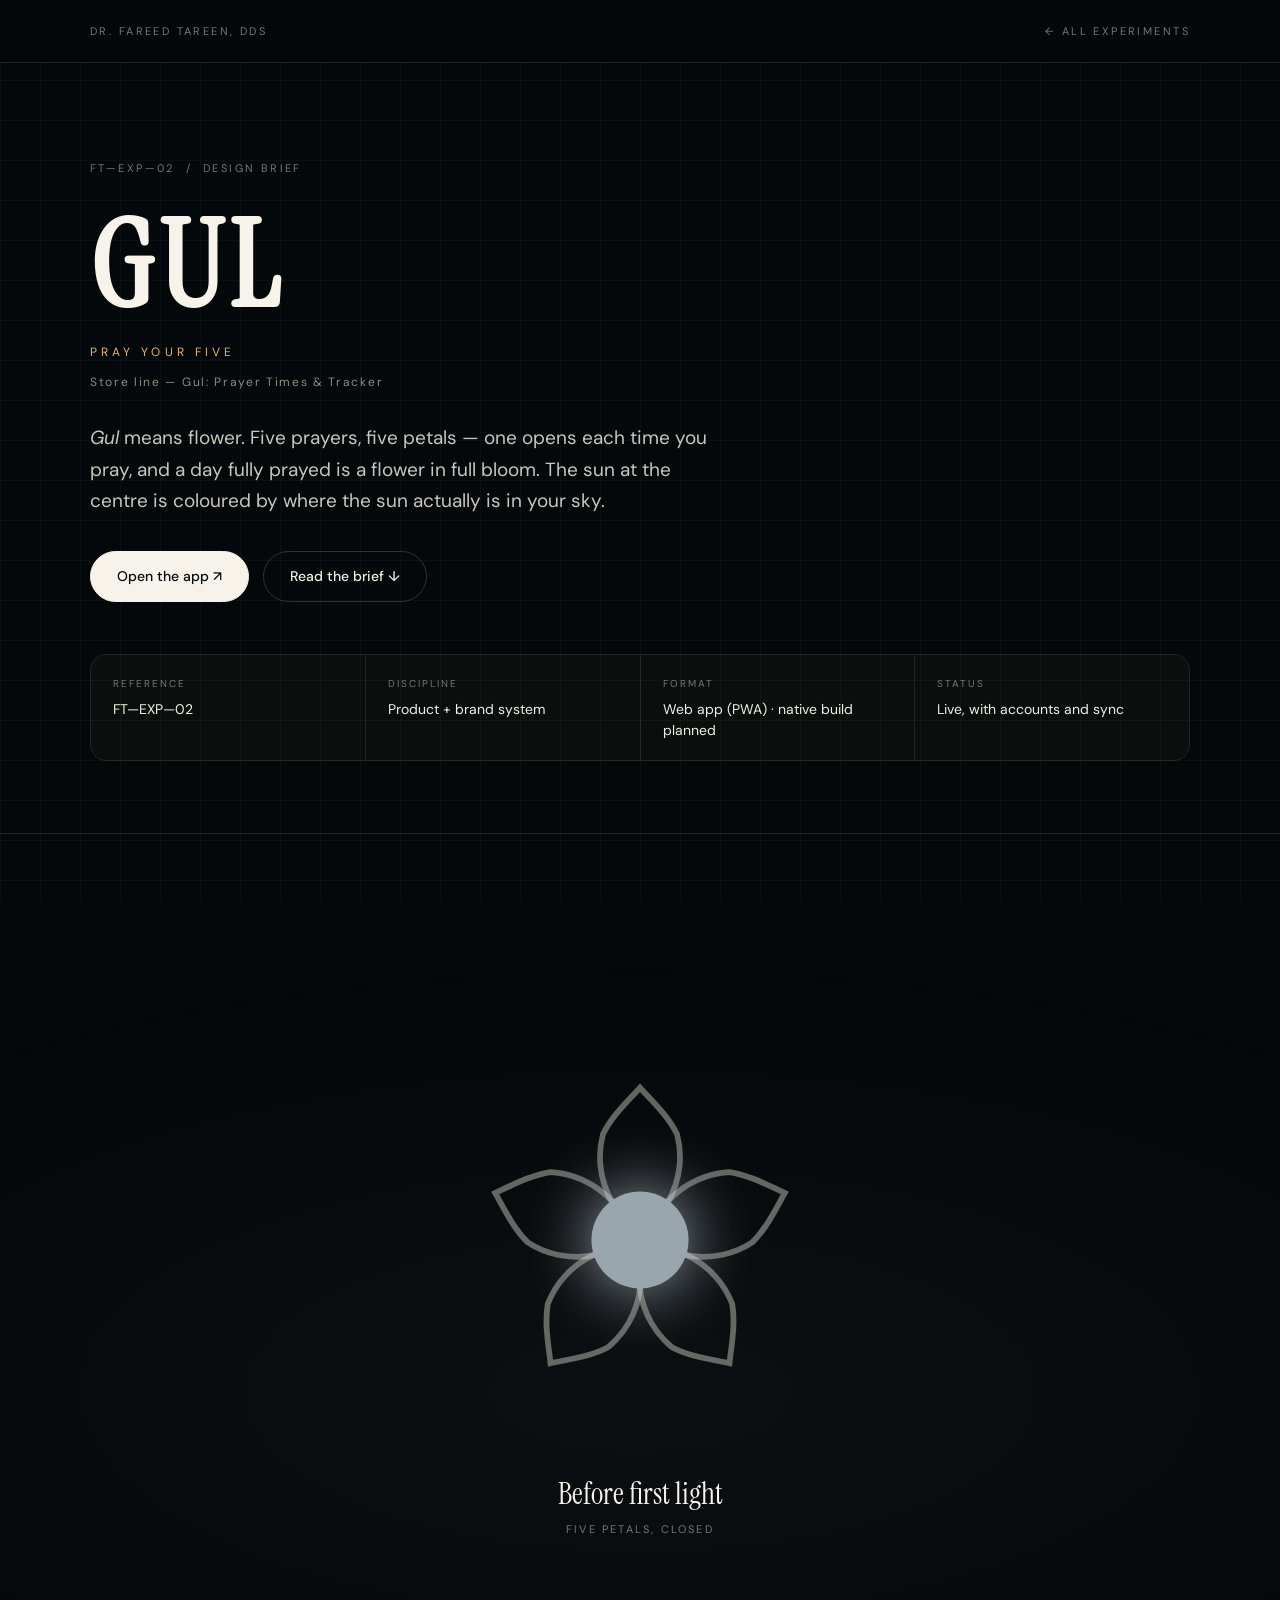
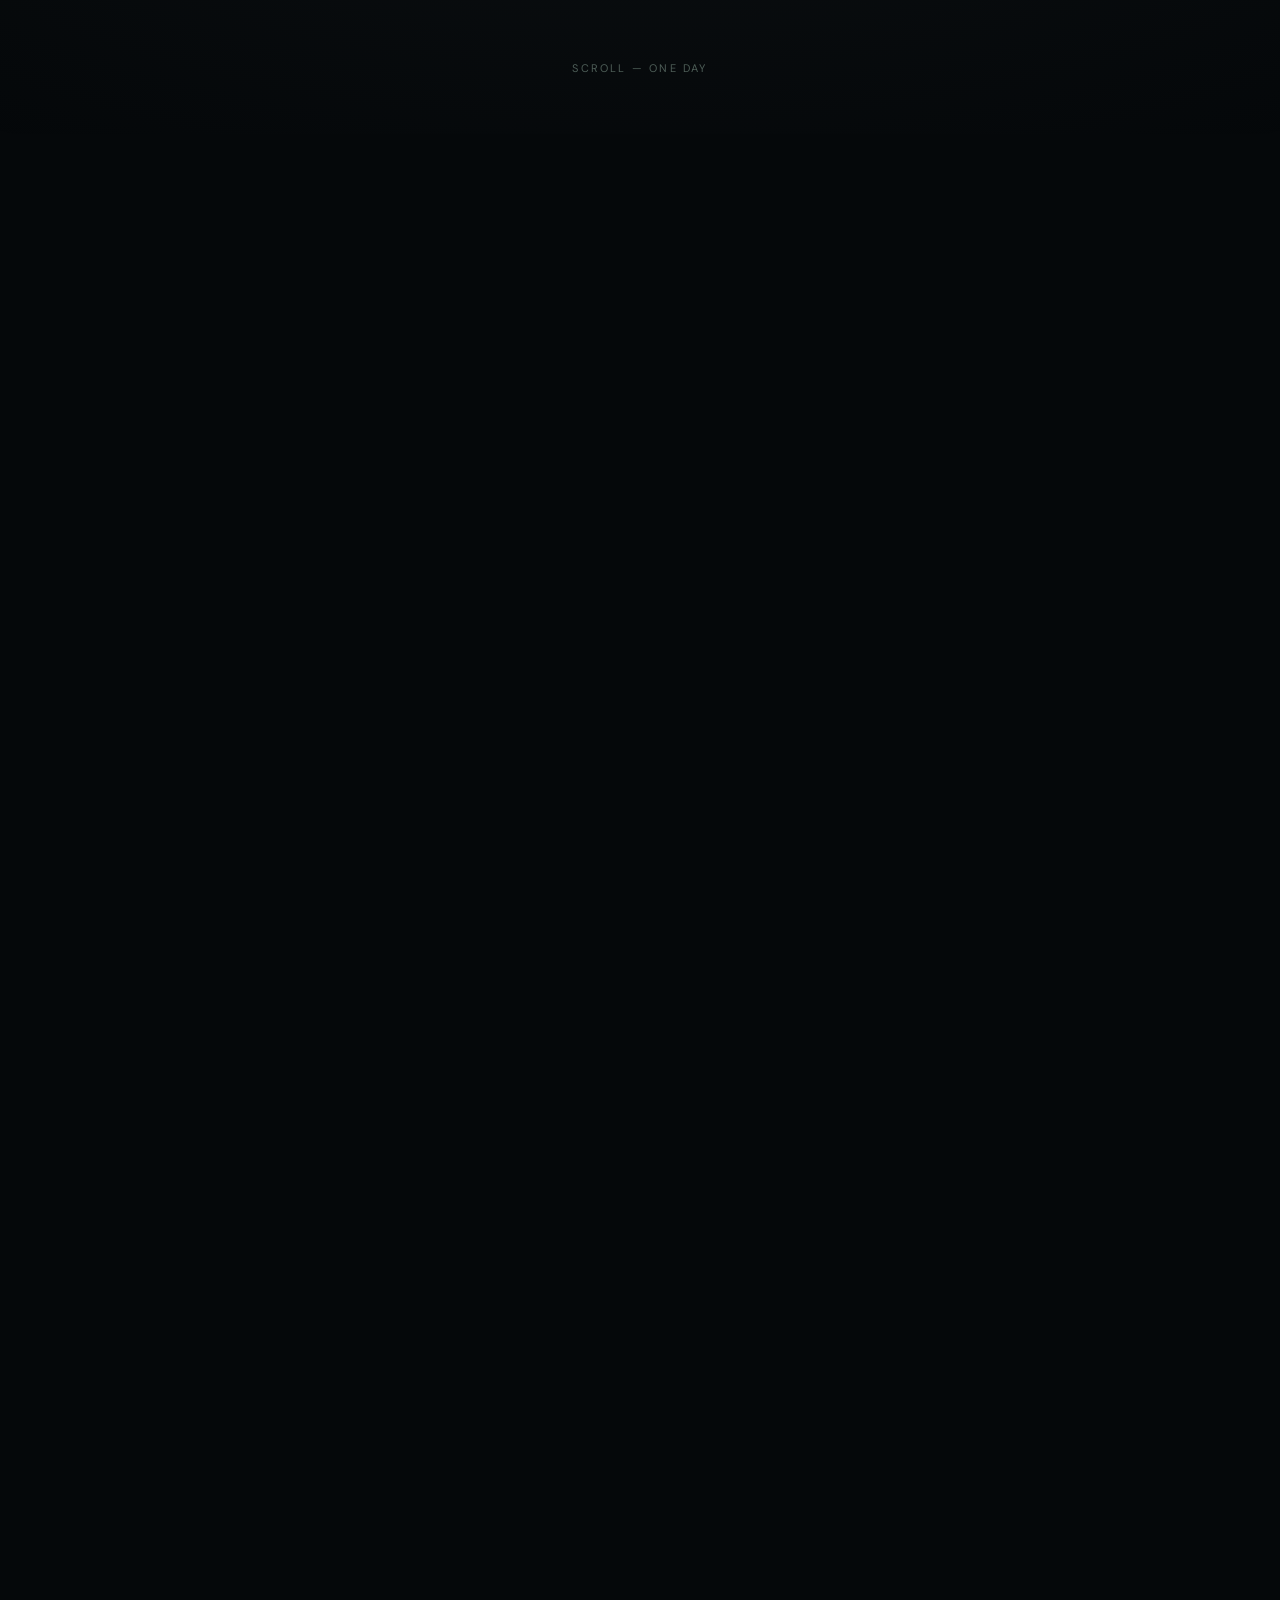
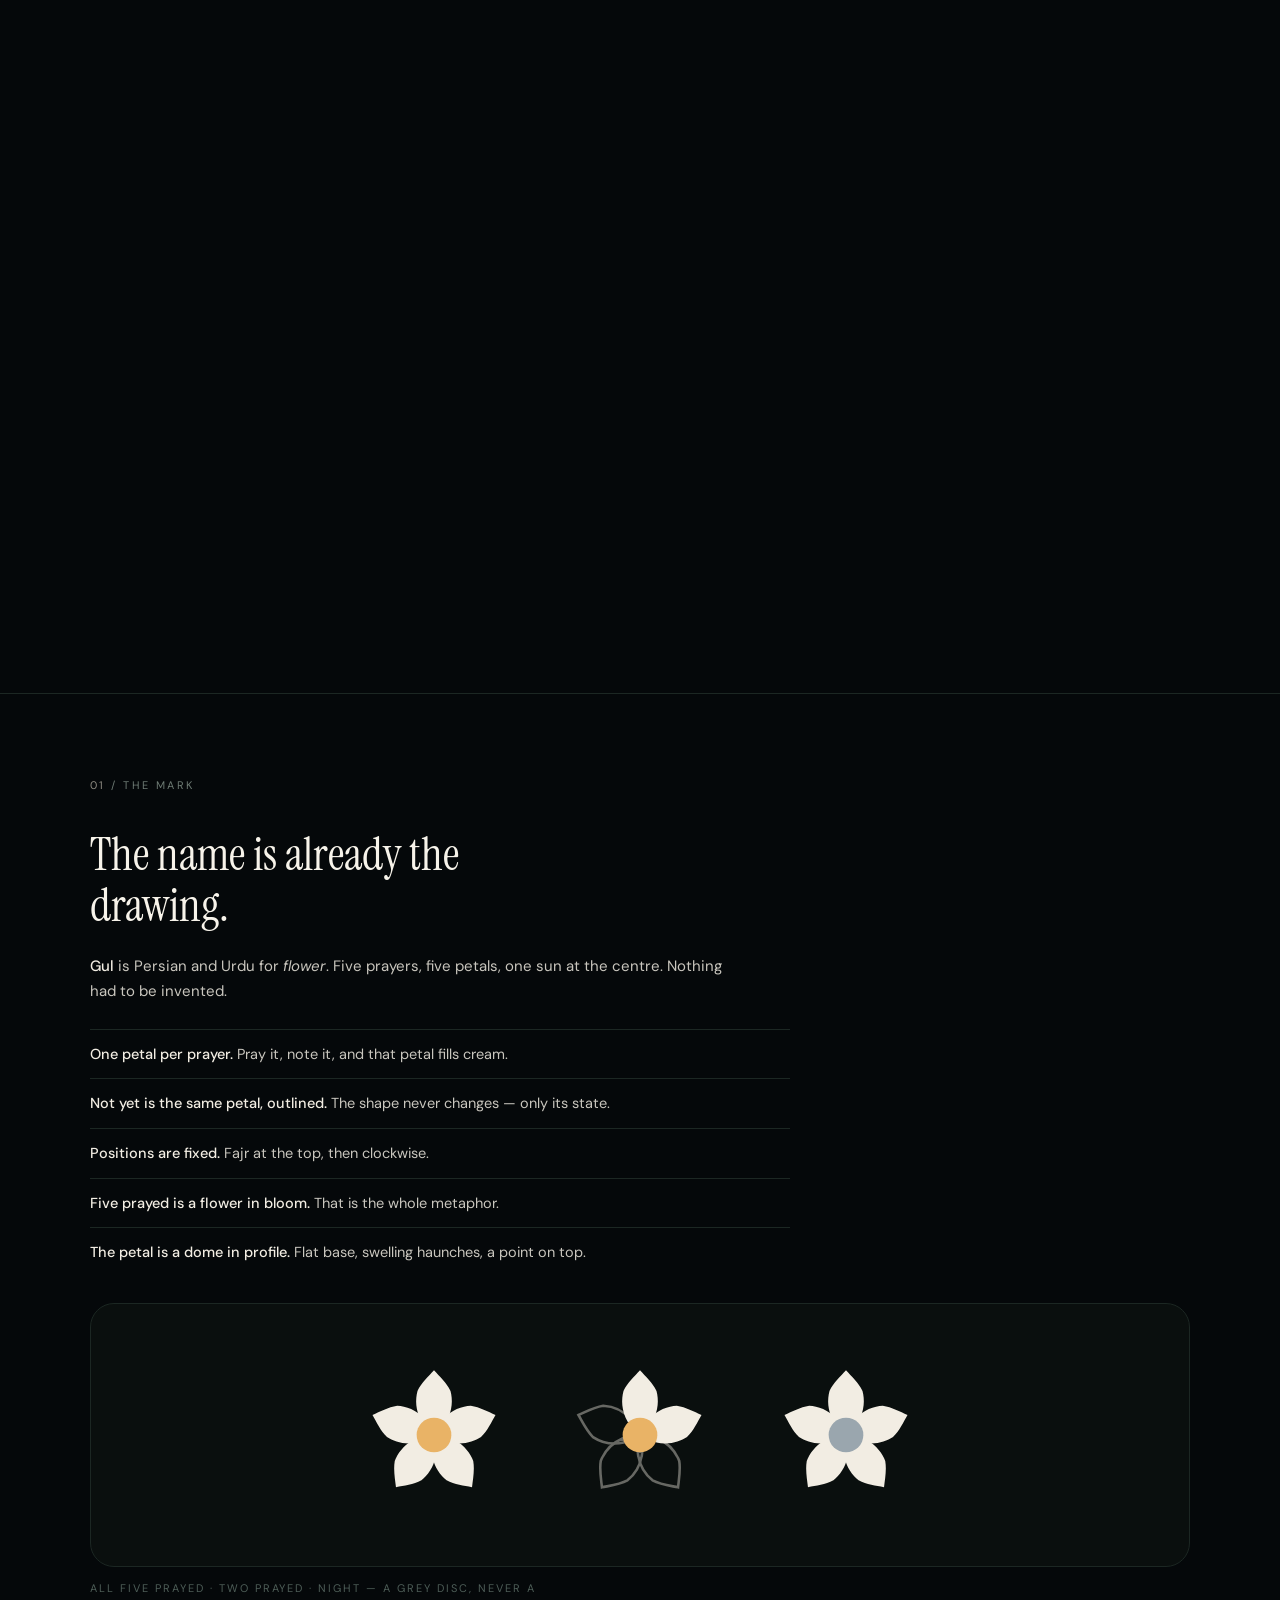
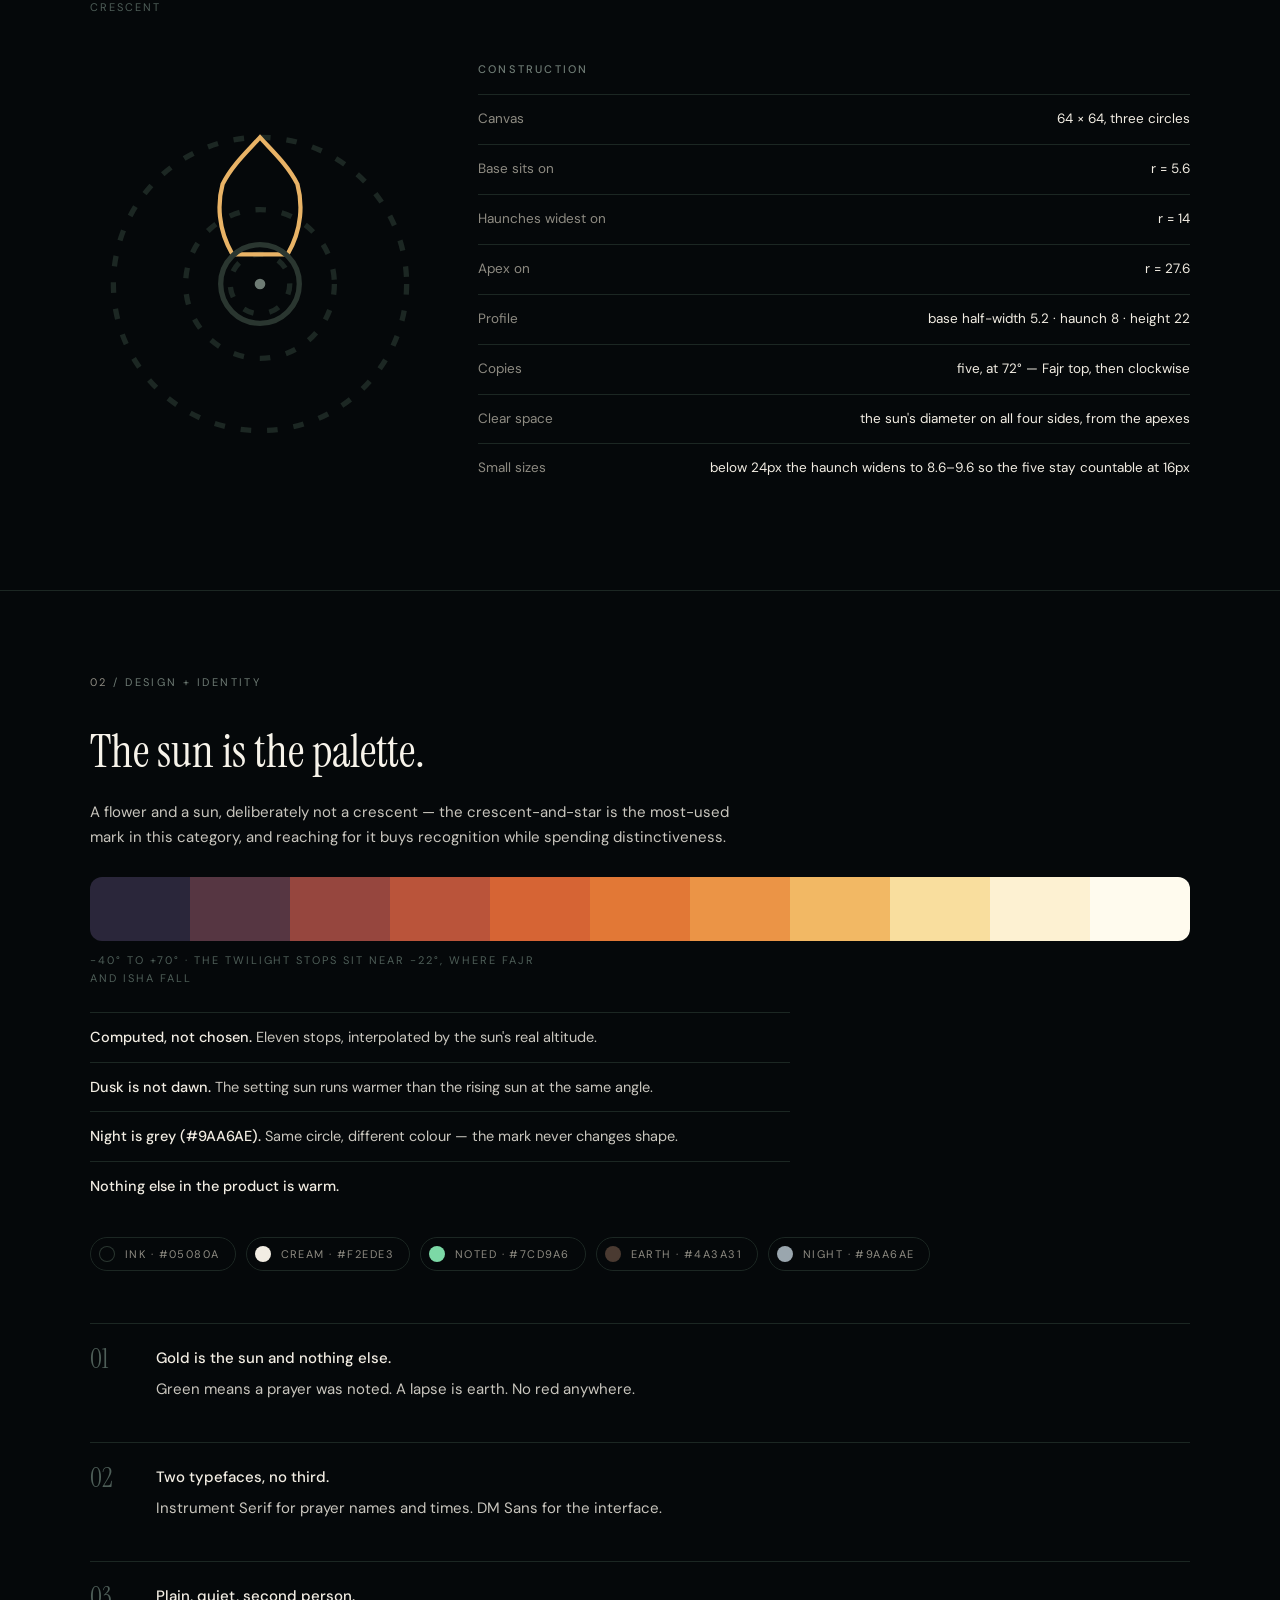
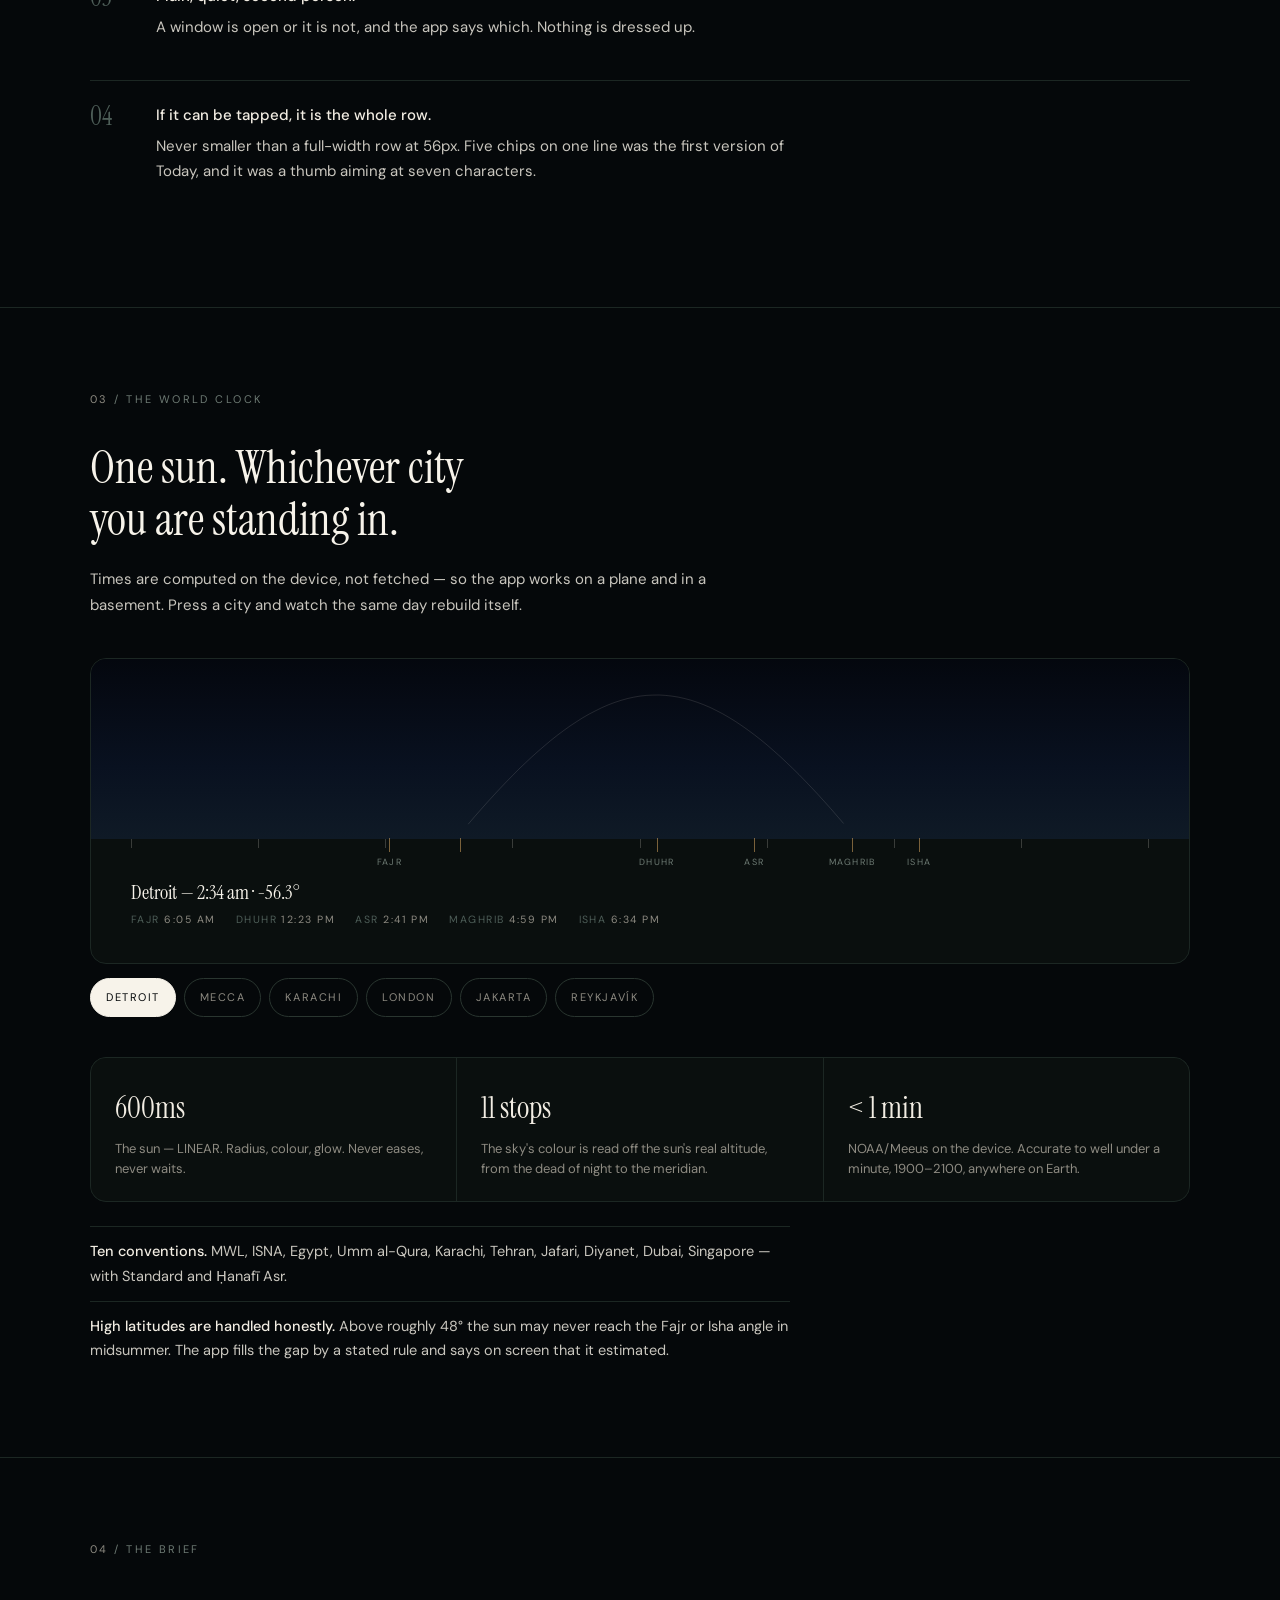
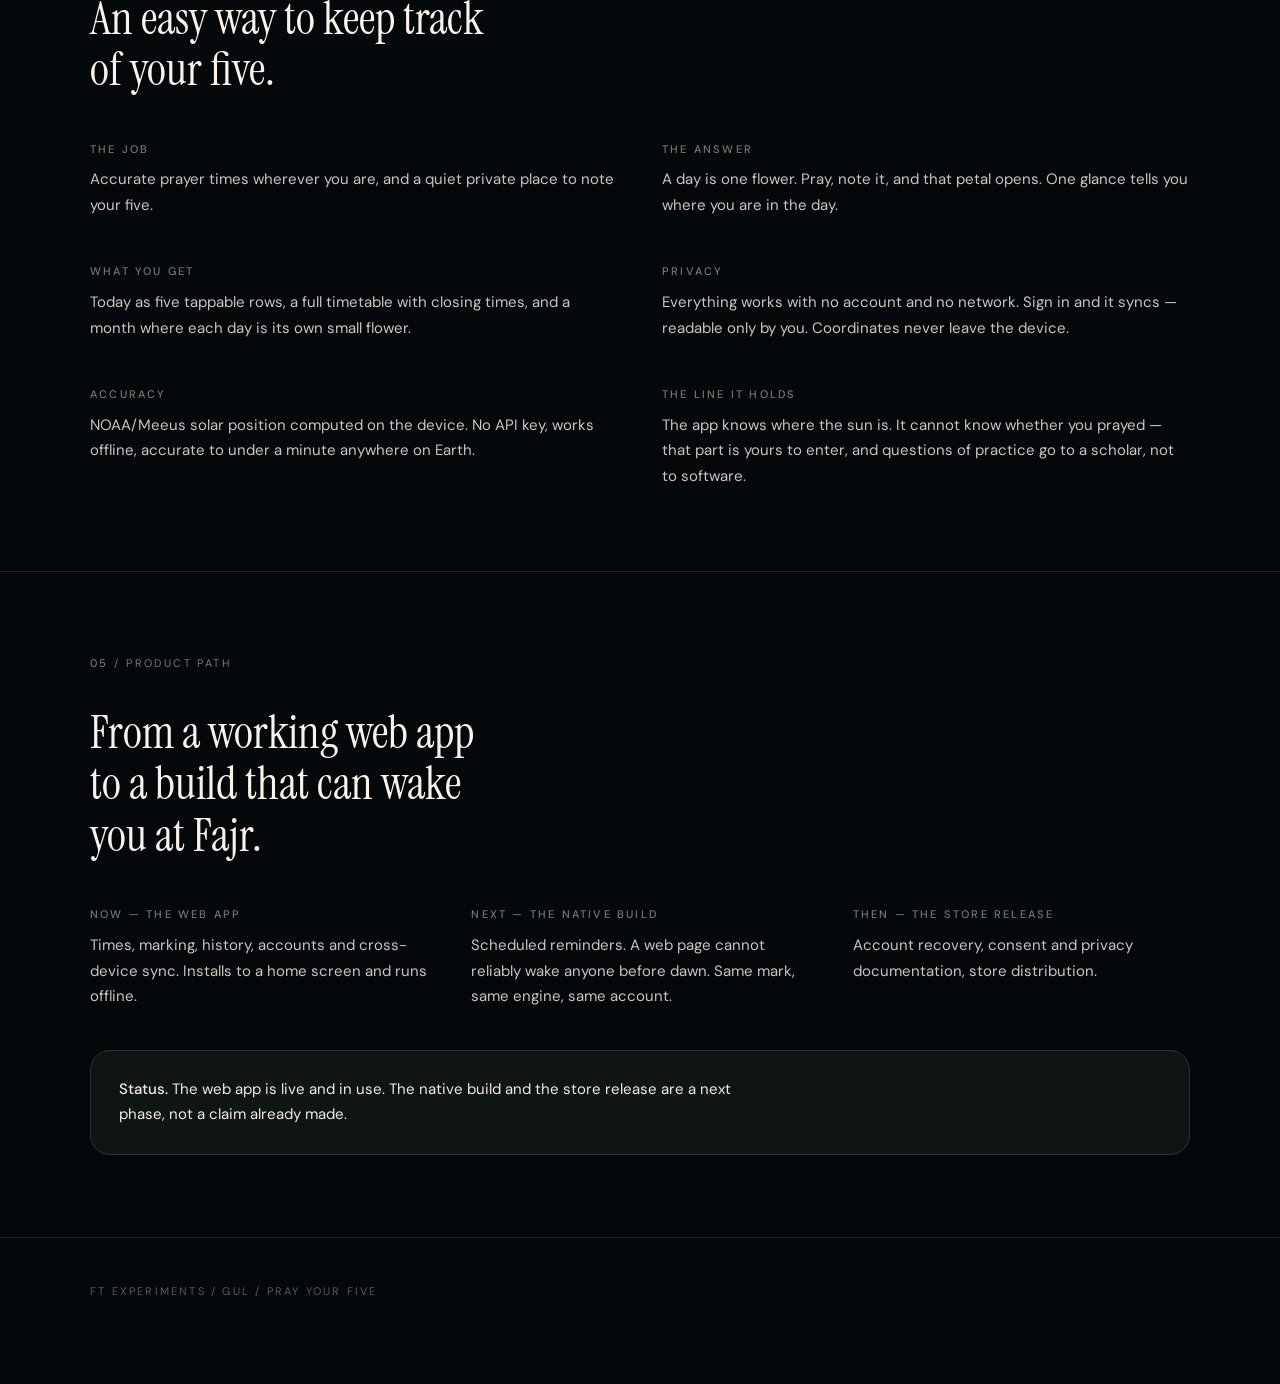
<file: designbrief/index.html>
<!DOCTYPE html>
<html lang="en">
<head>
<meta charset="UTF-8">
<meta name="viewport" content="width=device-width, initial-scale=1">
<!-- iOS Safari sniffs bare number ranges and turns them into blue tel: links
     of its own accord — "1900-2100" became one. This switches every flavour
     of that detection off; the CSS rule below neutralises any that still
     slip through, so a stray auto-link inherits the page instead of
     shouting in system blue. -->
<meta name="format-detection" content="telephone=no,date=no,address=no,email=no">
<title>GUL — Design brief · FT Experiments</title>
<meta name="description" content="GUL — a prayer tracker whose mark is a flower: five petals around the sun, one petal per prayer. Design brief: the mark, the palette, the world clock.">
<link rel="icon" href="../favicon.svg" type="image/svg+xml">
<link rel="preconnect" href="https://fonts.googleapis.com">
<link rel="preconnect" href="https://fonts.gstatic.com" crossorigin>
<link href="https://fonts.googleapis.com/css2?family=Instrument+Serif:ital@0;1&family=DM+Sans:wght@400;500;700&display=swap" rel="stylesheet">
<style>
  :root{
    --ink:#05080A; --shell:#0A0F0E; --card:#0E1513; --line:#1C2723; --line-2:#2A3630;
    --cream:#F2EDE3; --paper:#F7F3EA; --prose:#C9C6BE; --muted:#8E8B82;
    --label:#6E7B74; --faint:#4E5E58;
    --noted:#7CD9A6; --earth:#4A3A31; --sun:#E9B366; --night:#9AA6AE;
    --display:'Instrument Serif',Georgia,serif;
    --ui:'DM Sans',system-ui,sans-serif;
  }
  /* Belt to the format-detection meta's braces. */
  a[href^="tel:"]{color:inherit;text-decoration:none;pointer-events:none}
  *{box-sizing:border-box}
  html{scroll-behavior:smooth}
  body{
    margin:0;background:var(--ink);color:var(--prose);
    font-family:var(--ui);font-size:15px;line-height:1.7;
    -webkit-font-smoothing:antialiased;
  }
  /* ── The blueprint grid — FT house furniture ──────────────────────────
     Every FT experiment stands on the same 40px grid. It is the thing
     that makes Ironcade and Gul read as one studio while their palettes
     stay entirely their own, so it is deliberately written as two lines
     of CSS and two variables rather than an asset — copy this block into
     the next project and only change --grid to suit its ink.

     Fixed, so it never scrolls with the page; z-index 0 and
     pointer-events:none, so it sits under everything and catches
     nothing. Content is lifted to z-index 1 below. */
  :root{ --grid:rgba(242,237,227,.035); --grid-size:40px }
  body::before{
    content:"";position:fixed;inset:0;z-index:0;pointer-events:none;
    background-image:
      linear-gradient(var(--grid) 1px,transparent 1px),
      linear-gradient(90deg,var(--grid) 1px,transparent 1px);
    background-size:var(--grid-size) var(--grid-size);
  }
  body > header, body > main, body > section, body > footer, body > .rail{
    position:relative;z-index:1;
  }

  .wrap{max-width:1180px;margin:0 auto;padding:0 40px}
  @media(max-width:720px){ .wrap{padding:0 22px} }

  header{
    position:sticky;top:0;z-index:10;background:rgba(5,8,10,.86);
    backdrop-filter:blur(14px);border-bottom:1px solid var(--line);
  }
  header .wrap{display:flex;align-items:center;justify-content:space-between;height:62px}
  .brand,.back{
    font-size:11px;letter-spacing:.22em;text-transform:uppercase;
    color:var(--label);text-decoration:none;
  }
  .back:hover,.brand:hover{color:var(--cream)}

  .hero{padding:96px 0 72px;border-bottom:1px solid var(--line)}
  .eyebrow{
    font-size:11px;letter-spacing:.22em;text-transform:uppercase;
    color:var(--label);margin:0 0 34px;
  }
  .eyebrow .num{color:var(--muted)}
  .lockup{display:flex;align-items:center;gap:26px;flex-wrap:wrap}
  .word{
    font-family:var(--display);font-size:clamp(64px,11vw,120px);line-height:.9;
    letter-spacing:.06em;color:var(--paper);margin:0;
  }
  .tag{
    font-size:12px;letter-spacing:.34em;text-transform:uppercase;
    color:var(--sun);margin:22px 0 0;
  }
  .storeline{font-size:12px;letter-spacing:.14em;color:var(--muted);margin:10px 0 0}
  .lede{
    font-size:19px;line-height:1.65;color:var(--prose);
    max-width:640px;margin:30px 0 0;
  }
  .actions{display:flex;gap:14px;flex-wrap:wrap;margin-top:34px}
  .btn{
    display:inline-flex;align-items:center;gap:9px;border-radius:999px;
    padding:13px 26px;font-size:14px;font-weight:500;text-decoration:none;
    border:1px solid var(--line-2);color:var(--cream);
  }
  .btn.solid{background:var(--paper);color:var(--ink);border-color:var(--paper)}
  .btn:hover{border-color:var(--cream)}

  .casefile{
    display:grid;grid-template-columns:repeat(4,1fr);gap:1px;
    background:var(--line);border:1px solid var(--line);border-radius:16px;
    overflow:hidden;margin:52px 0 0;
  }
  .casefile div{background:var(--shell);padding:20px 22px}
  .casefile dt{
    font-size:10px;letter-spacing:.2em;text-transform:uppercase;
    color:var(--label);margin:0 0 7px;
  }
  .casefile dd{margin:0;color:var(--cream);font-size:14px;line-height:1.45}
  @media(max-width:820px){ .casefile{grid-template-columns:repeat(2,1fr)} }

  section{padding:82px 0;border-bottom:1px solid var(--line)}
  h2{
    font-family:var(--display);font-weight:400;
    font-size:clamp(30px,4.2vw,46px);line-height:1.12;
    color:var(--paper);margin:0 0 22px;max-width:19ch;
  }
  h3{
    font-size:11px;letter-spacing:.2em;text-transform:uppercase;
    color:var(--label);margin:0 0 9px;font-weight:500;
  }
  p{margin:0 0 18px;max-width:66ch}
  .cols{display:grid;grid-template-columns:repeat(2,1fr);gap:44px;margin-top:44px}
  .cols.three{grid-template-columns:repeat(3,1fr)}
  @media(max-width:820px){ .cols,.cols.three{grid-template-columns:1fr;gap:32px} }
  .cols p{margin:0}

  .markrow{
    display:flex;align-items:center;justify-content:center;gap:56px;flex-wrap:wrap;
    background:var(--shell);border:1px solid var(--line);border-radius:24px;
    padding:56px 40px;margin:26px 0 12px;
  }
  .caption{font-size:11px;letter-spacing:.18em;text-transform:uppercase;color:var(--faint)}

  /* ── The bloom rail ──────────────────────────────────────────────
     A tall track with a sticky flower inside it, so scrolling the brief
     plays one day: the sun rises, crosses, sets, and a petal opens at each
     prayer. The reader arrives at section 01 having already watched the
     thing section 01 describes. */
  .rail{position:relative;height:340vh;border-bottom:1px solid var(--line)}
  .rail-stage{
    position:sticky;top:0;height:100vh;
    display:flex;flex-direction:column;align-items:center;justify-content:center;gap:26px;
  }
  .rail-sky{
    position:absolute;inset:0;pointer-events:none;
    background:radial-gradient(120% 68% at 50% 62%, var(--rail-glow, transparent) 0%, transparent 72%);
  }
  .rail-flower{position:relative;width:min(58vmin,420px);aspect-ratio:1;display:grid;place-items:center}
  .rail-flower svg{width:100%;height:100%;overflow:visible}
  /* No CSS transform here on purpose: an inline `style.transform` overrides an
     SVG element's `transform` attribute, and the attribute is what places each
     petal around the sun. The scroll handler writes the full attribute instead,
     so placement and growth stay in one expression. */
  .rail-flower .p{transition:fill .45s cubic-bezier(.22,1,.36,1)}
  .rail-cap{position:relative;text-align:center;min-height:44px}
  .rail-cap .t{
    font-family:var(--display);font-size:clamp(20px,3vw,30px);color:var(--paper);
    line-height:1.2;margin:0;
  }
  .rail-cap .s{
    font-size:11px;letter-spacing:.2em;text-transform:uppercase;color:var(--label);margin:8px 0 0;
  }
  .rail-hint{
    position:absolute;bottom:38px;left:50%;transform:translateX(-50%);
    font-size:11px;letter-spacing:.2em;text-transform:uppercase;color:var(--faint);
  }
  @media(prefers-reduced-motion:reduce){
    /* No scroll story. The flower is simply shown, open, once. */
    .rail{height:auto}
    .rail-stage{position:static;height:auto;padding:90px 0}
    .rail-flower .p{transition:none}
    .rail-hint{display:none}
  }

  .construct{
    display:grid;grid-template-columns:minmax(240px,340px) 1fr;gap:48px;align-items:center;
    margin-top:44px;
  }
  @media(max-width:820px){ .construct{grid-template-columns:1fr} }
  .spec{display:flex;flex-direction:column;gap:0}
  .spec div{
    display:flex;justify-content:space-between;gap:18px;
    padding:13px 0;border-top:1px solid var(--line);font-size:13.5px;
  }
  .spec dt{color:var(--muted)}
  .spec dd{margin:0;color:var(--cream);text-align:right}

  .ramp{display:flex;border-radius:12px;overflow:hidden;margin:26px 0 10px;height:64px}
  .ramp i{flex:1}
  .swatches{display:flex;flex-wrap:wrap;gap:10px;margin:26px 0 0}
  .sw{
    display:flex;align-items:center;gap:10px;border:1px solid var(--line);
    border-radius:999px;padding:7px 15px 7px 8px;
  }
  .sw b{width:16px;height:16px;border-radius:50%;display:block}
  .sw span{font-size:11px;letter-spacing:.13em;text-transform:uppercase;color:var(--muted)}

  .rule{
    display:grid;grid-template-columns:46px 1fr;gap:20px;align-items:start;
    padding:22px 0;border-top:1px solid var(--line);
  }
  .rule .n{font-family:var(--display);font-size:26px;color:var(--faint);line-height:1}
  .rule strong{display:block;color:var(--cream);font-weight:500;margin-bottom:5px}

  /* Facts, one line each. The brief used to say these in paragraphs; a
     reader scanning a brief wants the line, not the prose around it. */
  .facts{list-style:none;margin:24px 0 0;padding:0;max-width:70ch}
  .facts li{padding:12px 0;border-top:1px solid var(--line);font-size:14.5px}
  .facts li b{color:var(--cream);font-weight:500}

  /* ── The motion law, running ──────────────────────────────────────── */
  .lawdemo{
    position:relative;margin-top:40px;height:306px;overflow:hidden;
    border:1px solid var(--line);border-radius:16px;background:var(--shell);
  }
  .lawsky{position:absolute;left:0;right:0;top:0;height:180px;transition:background 600ms linear}
  .lawarc{position:absolute;left:0;top:0;width:100%;height:180px;overflow:visible}
  /* Nine evenly spaced marks. The sun meets them at nine evenly spaced
     moments — that is the whole proof, and it only works if the ticks
     are spaced by the same rule the sun's x uses. */
  .lawticks{
    position:absolute;left:0;right:0;top:180px;height:10px;
    display:flex;justify-content:space-between;padding:0 40px;
  }
  .lawticks i{width:1px;height:9px;background:rgba(242,237,227,.20);display:block}
  .lawsun{
    position:absolute;width:26px;height:26px;border-radius:50%;margin:-13px 0 0 -13px;
    background:radial-gradient(circle at 50% 42%,#FFF7E6,var(--sun) 58%,rgba(233,179,102,0) 78%);
  }
  /* The five window marks, laid on the horizon where each prayer opens. */
  .lawmark{position:absolute;left:0;right:0;top:180px;height:1px}
  .lawmark i{
    position:absolute;top:-1px;width:1px;height:14px;background:var(--sun);opacity:.5;
  }
  .lawmark b{
    position:absolute;top:16px;transform:translateX(-50%);
    font-size:9px;font-weight:400;letter-spacing:.14em;text-transform:uppercase;color:var(--label);
  }
  .lawclock{
    position:absolute;left:40px;right:40px;top:216px;
    font-family:var(--display);font-size:20px;color:var(--paper);
  }
  .lawtimes{
    position:absolute;left:40px;right:40px;top:252px;
    display:flex;flex-wrap:wrap;gap:6px 20px;
    font-size:10.5px;letter-spacing:.14em;text-transform:uppercase;color:var(--faint);
  }
  .lawtimes b{color:var(--muted);font-weight:400}

  /* The city row. Pressing one rebuilds the day above it. */
  .lawcities{display:flex;flex-wrap:wrap;gap:8px;margin-top:14px}
  .lawcities button{
    font:inherit;font-size:11px;letter-spacing:.14em;text-transform:uppercase;
    padding:9px 15px;border-radius:999px;cursor:pointer;
    border:1px solid var(--line-2);background:transparent;color:var(--muted);
    transition:color 180ms var(--ease),border-color 180ms var(--ease),background 180ms var(--ease);
  }
  .lawcities button:hover{color:var(--cream);border-color:var(--label)}
  .lawcities button[aria-pressed="true"]{
    background:var(--paper);border-color:var(--paper);color:var(--ink);
  }
  @media(max-width:720px){
    .lawclock{left:22px;right:22px;font-size:17px}
    .lawtimes{left:22px;right:22px;gap:5px 14px;font-size:10px}
    .lawticks{padding:0 22px}
  }
  /* The law applies to itself: if a person has asked for less motion, the
     demo stops moving and holds one honest frame rather than looping. */
  @media(prefers-reduced-motion:reduce){ .lawsky{transition-duration:1ms} }

  .motion{
    display:grid;grid-template-columns:repeat(3,1fr);gap:1px;background:var(--line);
    border:1px solid var(--line);border-radius:16px;overflow:hidden;margin-top:40px;
  }
  .motion div{background:var(--shell);padding:24px 24px 22px}
  .motion b{display:block;font-family:var(--display);font-weight:400;font-size:30px;color:var(--cream);margin-bottom:6px}
  .motion span{font-size:13px;color:var(--muted);line-height:1.55;display:block}
  @media(max-width:820px){ .motion{grid-template-columns:1fr} }

  .status{
    border:1px solid var(--line-2);border-radius:20px;background:var(--card);
    padding:26px 28px;margin-top:40px;
  }
  .status p{margin:0;color:var(--cream)}

  footer{padding:44px 0 66px}
  .colophon{
    font-size:11px;letter-spacing:.2em;text-transform:uppercase;color:var(--faint);
  }
</style>
</head>
<body>

<header>
  <div class="wrap">
    <span class="brand">Dr. Fareed Tareen, DDS</span>
    <a class="back" href="/">← All experiments</a>
  </div>
</header>

<!-- ── HERO ──────────────────────────────────────────────── -->
<div class="hero">
  <div class="wrap">
    <p class="eyebrow">FT—EXP—02 &nbsp;/&nbsp; Design brief</p>

    <div class="lockup">
      <h1 class="word">GUL</h1>
    </div>
    <p class="tag">Pray your five</p>
    <p class="storeline">Store line — Gul: Prayer Times &amp; Tracker</p>

    <p class="lede">
      <em>Gul</em> means flower. Five prayers, five petals — one opens each time you pray, and a
      day fully prayed is a flower in full bloom. The sun at the centre is coloured by where the
      sun actually is in your sky.
    </p>

    <div class="actions">
      <a class="btn solid" href="/gul/">Open the app ↗</a>
      <a class="btn" href="#brief">Read the brief ↓</a>
    </div>

    <dl class="casefile">
      <div><dt>Reference</dt><dd>FT—EXP—02</dd></div>
      <div><dt>Discipline</dt><dd>Product + brand system</dd></div>
      <div><dt>Format</dt><dd>Web app (PWA) · native build planned</dd></div>
      <div><dt>Status</dt><dd>Live, with accounts and sync</dd></div>
    </dl>
  </div>
</div>

<!-- ── THE BLOOM RAIL ────────────────────────────────────── -->
<div class="rail" id="rail" aria-hidden="true">
  <div class="rail-stage">
    <div class="rail-sky" id="rail-sky"></div>
    <div class="rail-flower">
      <svg viewBox="0 0 64 64" role="presentation">
          <path class="p" d="M-5.2 0 C-8 -4.84 -8 -9.68 -7.04 -13.2 C-5.28 -16.72 -2.4 -19.36 0 -22 C2.4 -19.36 5.28 -16.72 7.04 -13.2 C8 -9.68 8 -4.84 5.2 0 Z" transform="translate(32,32) rotate(0) translate(0,-5.6)"/>
          <path class="p" d="M-5.2 0 C-8 -4.84 -8 -9.68 -7.04 -13.2 C-5.28 -16.72 -2.4 -19.36 0 -22 C2.4 -19.36 5.28 -16.72 7.04 -13.2 C8 -9.68 8 -4.84 5.2 0 Z" transform="translate(32,32) rotate(72) translate(0,-5.6)"/>
          <path class="p" d="M-5.2 0 C-8 -4.84 -8 -9.68 -7.04 -13.2 C-5.28 -16.72 -2.4 -19.36 0 -22 C2.4 -19.36 5.28 -16.72 7.04 -13.2 C8 -9.68 8 -4.84 5.2 0 Z" transform="translate(32,32) rotate(144) translate(0,-5.6)"/>
          <path class="p" d="M-5.2 0 C-8 -4.84 -8 -9.68 -7.04 -13.2 C-5.28 -16.72 -2.4 -19.36 0 -22 C2.4 -19.36 5.28 -16.72 7.04 -13.2 C8 -9.68 8 -4.84 5.2 0 Z" transform="translate(32,32) rotate(216) translate(0,-5.6)"/>
          <path class="p" d="M-5.2 0 C-8 -4.84 -8 -9.68 -7.04 -13.2 C-5.28 -16.72 -2.4 -19.36 0 -22 C2.4 -19.36 5.28 -16.72 7.04 -13.2 C8 -9.68 8 -4.84 5.2 0 Z" transform="translate(32,32) rotate(288) translate(0,-5.6)"/>
        <circle id="rail-sun" cx="32" cy="32" r="7.4" fill="#9AA6AE"/>
      </svg>
    </div>
    <div class="rail-cap">
      <p class="t" id="rail-title">Before first light</p>
      <p class="s" id="rail-sub">Five petals, closed</p>
    </div>
    <p class="rail-hint">Scroll — one day</p>
  </div>
</div>

<!-- ── 01 / THE MARK ─────────────────────────────────────── -->
<section>
  <div class="wrap">
    <p class="eyebrow"><span class="num">01</span> / The mark</p>
    <h2>The name is already the drawing.</h2>
    <p>
      <strong style="color:var(--cream);font-weight:500">Gul</strong> is Persian and Urdu for
      <em>flower</em>. Five prayers, five petals, one sun at the centre. Nothing had to be
      invented.
    </p>

    <ul class="facts">
      <li><b>One petal per prayer.</b> Pray it, note it, and that petal fills cream.</li>
      <li><b>Not yet is the same petal, outlined.</b> The shape never changes — only its state.</li>
      <li><b>Positions are fixed.</b> Fajr at the top, then clockwise.</li>
      <li><b>Five prayed is a flower in bloom.</b> That is the whole metaphor.</li>
      <li><b>The petal is a dome in profile.</b> Flat base, swelling haunches, a point on top.</li>
    </ul>

    <div class="markrow">
      <svg viewBox="0 0 64 64" width="150" height="150" role="img" aria-label="GUL — five petals, all five prayed" style="overflow:visible">
        <g fill="#F2EDE3">
          <path d="M-5.2 0 C-8 -4.84 -8 -9.68 -7.04 -13.2 C-5.28 -16.72 -2.4 -19.36 0 -22 C2.4 -19.36 5.28 -16.72 7.04 -13.2 C8 -9.68 8 -4.84 5.2 0 Z" transform="translate(32,32) rotate(0) translate(0,-5.6)"/>
          <path d="M-5.2 0 C-8 -4.84 -8 -9.68 -7.04 -13.2 C-5.28 -16.72 -2.4 -19.36 0 -22 C2.4 -19.36 5.28 -16.72 7.04 -13.2 C8 -9.68 8 -4.84 5.2 0 Z" transform="translate(32,32) rotate(72) translate(0,-5.6)"/>
          <path d="M-5.2 0 C-8 -4.84 -8 -9.68 -7.04 -13.2 C-5.28 -16.72 -2.4 -19.36 0 -22 C2.4 -19.36 5.28 -16.72 7.04 -13.2 C8 -9.68 8 -4.84 5.2 0 Z" transform="translate(32,32) rotate(144) translate(0,-5.6)"/>
          <path d="M-5.2 0 C-8 -4.84 -8 -9.68 -7.04 -13.2 C-5.28 -16.72 -2.4 -19.36 0 -22 C2.4 -19.36 5.28 -16.72 7.04 -13.2 C8 -9.68 8 -4.84 5.2 0 Z" transform="translate(32,32) rotate(216) translate(0,-5.6)"/>
          <path d="M-5.2 0 C-8 -4.84 -8 -9.68 -7.04 -13.2 C-5.28 -16.72 -2.4 -19.36 0 -22 C2.4 -19.36 5.28 -16.72 7.04 -13.2 C8 -9.68 8 -4.84 5.2 0 Z" transform="translate(32,32) rotate(288) translate(0,-5.6)"/>
        </g>
        <circle cx="32" cy="32" r="7.4" fill="#E9B366"/>
      </svg>

      <svg viewBox="0 0 64 64" width="150" height="150" role="img" aria-label="GUL — two prayers noted" style="overflow:visible">
        <path d="M-5.2 0 C-8 -4.84 -8 -9.68 -7.04 -13.2 C-5.28 -16.72 -2.4 -19.36 0 -22 C2.4 -19.36 5.28 -16.72 7.04 -13.2 C8 -9.68 8 -4.84 5.2 0 Z" fill="#F2EDE3" transform="translate(32,32) rotate(0) translate(0,-5.6)"/>
        <path d="M-5.2 0 C-8 -4.84 -8 -9.68 -7.04 -13.2 C-5.28 -16.72 -2.4 -19.36 0 -22 C2.4 -19.36 5.28 -16.72 7.04 -13.2 C8 -9.68 8 -4.84 5.2 0 Z" fill="#F2EDE3" transform="translate(32,32) rotate(72) translate(0,-5.6)"/>
        <g fill="none" stroke="#F2EDE3" stroke-width="1.1" opacity=".4">
          <path d="M-5.2 0 C-8 -4.84 -8 -9.68 -7.04 -13.2 C-5.28 -16.72 -2.4 -19.36 0 -22 C2.4 -19.36 5.28 -16.72 7.04 -13.2 C8 -9.68 8 -4.84 5.2 0 Z" transform="translate(32,32) rotate(144) translate(0,-5.6)"/>
          <path d="M-5.2 0 C-8 -4.84 -8 -9.68 -7.04 -13.2 C-5.28 -16.72 -2.4 -19.36 0 -22 C2.4 -19.36 5.28 -16.72 7.04 -13.2 C8 -9.68 8 -4.84 5.2 0 Z" transform="translate(32,32) rotate(216) translate(0,-5.6)"/>
          <path d="M-5.2 0 C-8 -4.84 -8 -9.68 -7.04 -13.2 C-5.28 -16.72 -2.4 -19.36 0 -22 C2.4 -19.36 5.28 -16.72 7.04 -13.2 C8 -9.68 8 -4.84 5.2 0 Z" transform="translate(32,32) rotate(288) translate(0,-5.6)"/>
        </g>
        <circle cx="32" cy="32" r="7.4" fill="#E9B366"/>
      </svg>

      <svg viewBox="0 0 64 64" width="150" height="150" role="img" aria-label="GUL — night, Isha to first light" style="overflow:visible">
        <g fill="#F2EDE3">
          <path d="M-5.2 0 C-8 -4.84 -8 -9.68 -7.04 -13.2 C-5.28 -16.72 -2.4 -19.36 0 -22 C2.4 -19.36 5.28 -16.72 7.04 -13.2 C8 -9.68 8 -4.84 5.2 0 Z" transform="translate(32,32) rotate(0) translate(0,-5.6)"/>
          <path d="M-5.2 0 C-8 -4.84 -8 -9.68 -7.04 -13.2 C-5.28 -16.72 -2.4 -19.36 0 -22 C2.4 -19.36 5.28 -16.72 7.04 -13.2 C8 -9.68 8 -4.84 5.2 0 Z" transform="translate(32,32) rotate(72) translate(0,-5.6)"/>
          <path d="M-5.2 0 C-8 -4.84 -8 -9.68 -7.04 -13.2 C-5.28 -16.72 -2.4 -19.36 0 -22 C2.4 -19.36 5.28 -16.72 7.04 -13.2 C8 -9.68 8 -4.84 5.2 0 Z" transform="translate(32,32) rotate(144) translate(0,-5.6)"/>
          <path d="M-5.2 0 C-8 -4.84 -8 -9.68 -7.04 -13.2 C-5.28 -16.72 -2.4 -19.36 0 -22 C2.4 -19.36 5.28 -16.72 7.04 -13.2 C8 -9.68 8 -4.84 5.2 0 Z" transform="translate(32,32) rotate(216) translate(0,-5.6)"/>
          <path d="M-5.2 0 C-8 -4.84 -8 -9.68 -7.04 -13.2 C-5.28 -16.72 -2.4 -19.36 0 -22 C2.4 -19.36 5.28 -16.72 7.04 -13.2 C8 -9.68 8 -4.84 5.2 0 Z" transform="translate(32,32) rotate(288) translate(0,-5.6)"/>
        </g>
        <circle cx="32" cy="32" r="7.4" fill="#9AA6AE"/>
      </svg>
    </div>
    <p class="caption">All five prayed · two prayed · night — a grey disc, never a crescent</p>

    <div class="construct">
      <svg viewBox="0 0 64 64" width="100%" role="img" aria-label="Construction — one petal, upright" style="overflow:visible">
        <circle cx="32" cy="32" r="27.6" fill="none" stroke="#1C2723" stroke-dasharray="2 3"/>
        <circle cx="32" cy="32" r="14" fill="none" stroke="#1C2723" stroke-dasharray="2 3"/>
        <circle cx="32" cy="32" r="5.6" fill="none" stroke="#1C2723" stroke-dasharray="2 3"/>
        <path d="M-5.2 0 C-8 -4.84 -8 -9.68 -7.04 -13.2 C-5.28 -16.72 -2.4 -19.36 0 -22 C2.4 -19.36 5.28 -16.72 7.04 -13.2 C8 -9.68 8 -4.84 5.2 0 Z" fill="none" stroke="#E9B366" stroke-width=".8" transform="translate(32,32) translate(0,-5.6)"/>
        <circle cx="32" cy="32" r="7.4" fill="none" stroke="#2A3630"/>
        <circle cx="32" cy="32" r="1" fill="#6E7B74"/>
      </svg>
      <div>
        <h3>Construction</h3>
        <dl class="spec">
          <div><dt>Canvas</dt><dd>64 × 64, three circles</dd></div>
          <div><dt>Base sits on</dt><dd>r = 5.6</dd></div>
          <div><dt>Haunches widest on</dt><dd>r = 14</dd></div>
          <div><dt>Apex on</dt><dd>r = 27.6</dd></div>
          <div><dt>Profile</dt><dd>base half-width 5.2 · haunch 8 · height 22</dd></div>
          <div><dt>Copies</dt><dd>five, at 72° — Fajr top, then clockwise</dd></div>
          <div><dt>Clear space</dt><dd>the sun's diameter on all four sides, from the apexes</dd></div>
          <div><dt>Small sizes</dt><dd>below 24px the haunch widens to 8.6–9.6 so the five stay countable at 16px</dd></div>
        </dl>
      </div>
    </div>
  </div>
</section>

<!-- ── 02 / IDENTITY ─────────────────────────────────────── -->
<section>
  <div class="wrap">
    <p class="eyebrow"><span class="num">02</span> / Design + identity</p>
    <h2>The sun is the palette.</h2>

    <p>
      A flower and a sun, deliberately not a crescent — the crescent-and-star is the most-used
      mark in this category, and reaching for it buys recognition while spending distinctiveness.
    </p>

    <div class="ramp" role="img" aria-label="Eleven-stop solar ramp from the dead of night to the meridian">
      <i style="background:#2A263A"></i><i style="background:#563642"></i><i style="background:#96463E"></i>
      <i style="background:#BA543A"></i><i style="background:#D66434"></i><i style="background:#E27836"></i>
      <i style="background:#EB9446"></i><i style="background:#F2B864"></i><i style="background:#F9DE9E"></i>
      <i style="background:#FDF1D2"></i><i style="background:#FFFBEE"></i>
    </div>
    <p class="caption">−40° to +70° · the twilight stops sit near −22°, where Fajr and Isha fall</p>

    <ul class="facts">
      <li><b>Computed, not chosen.</b> Eleven stops, interpolated by the sun's real altitude.</li>
      <li><b>Dusk is not dawn.</b> The setting sun runs warmer than the rising sun at the same angle.</li>
      <li><b>Night is grey (#9AA6AE).</b> Same circle, different colour — the mark never changes shape.</li>
      <li><b>Nothing else in the product is warm.</b></li>
    </ul>

    <div class="swatches">
      <span class="sw"><b style="background:#05080A;box-shadow:inset 0 0 0 1px #2A3630"></b><span>Ink · #05080A</span></span>
      <span class="sw"><b style="background:#F2EDE3"></b><span>Cream · #F2EDE3</span></span>
      <span class="sw"><b style="background:#7CD9A6"></b><span>Noted · #7CD9A6</span></span>
      <span class="sw"><b style="background:#4A3A31"></b><span>Earth · #4A3A31</span></span>
      <span class="sw"><b style="background:#9AA6AE"></b><span>Night · #9AA6AE</span></span>
    </div>

    <div style="margin-top:52px">
      <div class="rule">
        <span class="n">01</span>
        <p><strong>Gold is the sun and nothing else.</strong>
          Green means a prayer was noted. A lapse is earth. No red anywhere.</p>
      </div>
      <div class="rule">
        <span class="n">02</span>
        <p><strong>Two typefaces, no third.</strong>
          Instrument Serif for prayer names and times. DM Sans for the interface.</p>
      </div>
      <div class="rule">
        <span class="n">03</span>
        <p><strong>Plain, quiet, second person.</strong>
          A window is open or it is not, and the app says which. Nothing is dressed up.</p>
      </div>
      <div class="rule">
        <span class="n">04</span>
        <p><strong>If it can be tapped, it is the whole row.</strong>
          Never smaller than a full-width row at 56px. Five chips on one line was the first
          version of Today, and it was a thumb aiming at seven characters.</p>
      </div>
    </div>
  </div>
</section>

<!-- ── 03 / MOTION ───────────────────────────────────────── -->
<section>
  <div class="wrap">
    <p class="eyebrow"><span class="num">03</span> / The world clock</p>
    <h2>One sun. Whichever city you are standing in.</h2>
    <p>
      Times are computed on the device, not fetched — so the app works on a plane and in a
      basement. Press a city and watch the same day rebuild itself.
    </p>

    <!-- ── The world clock, running ────────────────────────────────────
         Real NOAA/Meeus solar position, not an approximation: the arc, the
         disc and the readout all come out of the app's own solar.js for
         the selected city, which is why Reykjavík's summer arc barely dips
         and Singapore's is almost the same every day of the year.

         Motion stays linear. The sun does not accelerate for anybody, and
         it moves whether or not the app is open. -->
    <div class="lawdemo" id="lawdemo">
      <div class="lawsky" id="lawsky"></div>
      <svg class="lawarc" preserveAspectRatio="none" aria-hidden="true">
        <polyline id="lawpath" fill="none" stroke="rgba(242,237,227,.12)" stroke-width="1"/>
      </svg>
      <div class="lawticks" aria-hidden="true"><i></i><i></i><i></i><i></i><i></i><i></i><i></i><i></i><i></i></div>
      <div class="lawsun" id="lawsun"></div>
      <div class="lawmark" id="lawmark" aria-hidden="true"></div>
      <div class="lawclock" id="lawclock">—</div>
      <div class="lawtimes" id="lawtimes"></div>
    </div>
    <div class="lawcities" id="lawcities" role="group" aria-label="Choose a city"></div>

    <div class="motion">
      <div><b>600ms</b><span>The sun — LINEAR. Radius, colour, glow. Never eases, never waits.</span></div>
      <div><b>11 stops</b><span>The sky's colour is read off the sun's real altitude, from the dead of night to the meridian.</span></div>
      <div><b>&lt; 1 min</b><span>NOAA/Meeus on the device. Accurate to well under a minute, 1900–2100, anywhere on Earth.</span></div>
    </div>

    <ul class="facts">
      <li><b>Ten conventions.</b> MWL, ISNA, Egypt, Umm al-Qura, Karachi, Tehran, Jafari,
        Diyanet, Dubai, Singapore — with Standard and Ḥanafī Asr.</li>
      <li><b>High latitudes are handled honestly.</b> Above roughly 48° the sun may never reach
        the Fajr or Isha angle in midsummer. The app fills the gap by a stated rule and says
        on screen that it estimated.</li>
    </ul>
  </div>
</section>

<!-- ── 04 / DESIGN BRIEF ─────────────────────────────────── -->
<section id="brief">
  <div class="wrap">
    <p class="eyebrow"><span class="num">04</span> / The brief</p>
    <h2>An easy way to keep track of your five.</h2>

    <div class="cols">
      <div><h3>The job</h3><p>Accurate prayer times wherever you are, and a quiet private place to note your five.</p></div>

      <div><h3>The answer</h3><p>A day is one flower. Pray, note it, and that petal opens. One glance tells you
        where you are in the day.</p></div>

      <div><h3>What you get</h3><p>Today as five tappable rows, a full timetable with closing times, and a month where
        each day is its own small flower.</p></div>

      <div><h3>Privacy</h3><p>Everything works with no account and no network. Sign in and it syncs — readable only
        by you. Coordinates never leave the device.</p></div>

      <div><h3>Accuracy</h3><p>NOAA/Meeus solar position computed on the device. No API key, works offline, accurate
        to under a minute anywhere on Earth.</p></div>

      <div><h3>The line it holds</h3><p>The app knows where the sun is. It cannot know whether you prayed — that part is yours
        to enter, and questions of practice go to a scholar, not to software.</p></div>
    </div>
  </div>
</section>

<!-- ── 05 / PRODUCT PATH ─────────────────────────────────── -->
<section>
  <div class="wrap">
    <p class="eyebrow"><span class="num">05</span> / Product path</p>
    <h2>From a working web app to a build that can wake you at Fajr.</h2>

    <div class="cols three">
      <div><h3>Now — the web app</h3><p>Times, marking, history, accounts and cross-device sync. Installs to a home screen and
        runs offline.</p></div>

      <div><h3>Next — the native build</h3><p>Scheduled reminders. A web page cannot reliably wake anyone before dawn. Same mark,
        same engine, same account.</p></div>

      <div><h3>Then — the store release</h3><p>Account recovery, consent and privacy documentation, store distribution.</p></div>
    </div>

    <div class="status">
      <p>
        <strong style="font-weight:500">Status.</strong> The web app is live and in use. The
        native build and the store release are a next phase, not a claim already made.
      </p>
    </div>
  </div>
</section>

<footer>
  <div class="wrap">
    <p class="colophon">FT Experiments / GUL / Pray your five</p>
  </div>
</footer>


<script>
/* ── The bloom rail ───────────────────────────────────────────────────
   Scrolling the brief plays one day. The sun's colour comes from the same
   eleven-stop ramp the product uses, interpolated by a synthetic altitude,
   and a petal opens as the scroll passes each prayer. Nothing here counts
   anything: five petals open because a day has five prayers in it, and the
   flower is identical at the end of every day it plays.                   */
(function () {
  var rail = document.getElementById('rail');
  if (!rail) return;

  var RAMP = [
    [-40,[42,38,58]],[-30,[86,54,66]],[-22,[150,70,62]],[-14,[186,84,58]],
    [-5,[214,100,52]],[1,[226,120,54]],[8,[235,148,70]],[20,[242,184,100]],
    [40,[249,222,158]],[58,[253,241,210]],[70,[255,251,238]]
  ];
  var NIGHT = [154,166,174];

  /* Setting runs warmer than rising at the same angle — dusk is not dawn. */
  function sun(alt, setting) {
    var lo = RAMP[0], hi = RAMP[RAMP.length - 1], i;
    for (i = 0; i < RAMP.length - 1; i++) {
      if (alt >= RAMP[i][0] && alt <= RAMP[i + 1][0]) { lo = RAMP[i]; hi = RAMP[i + 1]; break; }
    }
    var k = Math.max(0, Math.min(1, (alt - lo[0]) / ((hi[0] - lo[0]) || 1)));
    var warm = (setting && alt < 30) ? [10, -6, -12] : [0, 0, 0];
    return lo[1].map(function (v, j) {
      return Math.max(0, Math.min(255, Math.round(v + (hi[1][j] - v) * k + warm[j])));
    });
  }

  /* Sunrise and sunset sit at 0.20 and 0.76 of the scroll; the two twilight
     prayers fall about 18° below the horizon on either side, which is where
     this ramp's rose stops actually live. Dhuhr is the peak by construction. */
  var RISE = 0.20, SET = 0.76;
  var PRAYERS = [
    { at: 0.15, name: 'Fajr',    note: 'The sky lifts before the disc does' },
    { at: 0.48, name: 'Dhuhr',   note: 'The sun has passed its meridian' },
    { at: 0.63, name: 'Asr',     note: 'The shadow has passed the upright' },
    { at: 0.76, name: 'Maghrib', note: 'The disc is gone' },
    { at: 0.81, name: 'Isha',    note: 'The last red has left the sky' }
  ];

  var petals = rail.querySelectorAll('.p');
  var disc   = document.getElementById('rail-sun');
  var sky    = document.getElementById('rail-sky');
  var title  = document.getElementById('rail-title');
  var sub    = document.getElementById('rail-sub');
  var reduce = matchMedia('(prefers-reduced-motion: reduce)').matches;

  function paint(p) {
    /* Altitude across the scroll, zero at sunrise and sunset so the sun's arc
       is the middle of the story and the twilights sit either side of it. */
    var alt = 64 * Math.sin(Math.PI * (p - RISE) / (SET - RISE));

    /* Night is Isha through to first light — a prayer boundary, not a horizon
       one. Defining it by altitude instead would paint the disc grey through
       both twilights and throw away the whole rose half of the ramp, which is
       the part that actually matters: it is where Fajr and Isha happen. */
    var night = (p >= PRAYERS[4].at) || (p < PRAYERS[0].at);
    var rgb   = night ? NIGHT : sun(alt, p > PRAYERS[1].at);
    var css   = 'rgb(' + rgb[0] + ',' + rgb[1] + ',' + rgb[2] + ')';
    var lift  = Math.max(0, Math.min(1, (alt + 8) / 64));

    disc.setAttribute('r', (7.4 + (night ? 0 : lift * 3.4)).toFixed(2));
    disc.setAttribute('fill', css);
    disc.style.filter = 'drop-shadow(0 0 ' + (night ? 5 : 3 + lift * 9).toFixed(1) + 'px ' + css + ')';
    sky.style.setProperty('--rail-glow',
      'rgba(' + rgb[0] + ',' + rgb[1] + ',' + rgb[2] + ',' + (night ? 0.05 : 0.05 + lift * 0.14).toFixed(3) + ')');

    var open = 0, i;
    for (i = 0; i < PRAYERS.length; i++) {
      var pe = petals[i];
      var on = p >= PRAYERS[i].at;
      if (on) open++;

      /* Each petal grows across a short window rather than popping at its
         threshold, so scrolling *opens* it instead of switching it on. The
         curve is the handoff's own ease, evaluated by hand because there is
         no CSS transition to hand it to. */
      var t = Math.max(0, Math.min(1, (p - PRAYERS[i].at) / 0.05));
      var e = 1 - Math.pow(1 - t, 3);
      var scale = (0.80 + 0.20 * e).toFixed(3);

      pe.setAttribute('transform',
        'translate(32,32) rotate(' + (i * 72) + ') translate(0,-5.6) scale(' + scale + ')');
      pe.setAttribute('fill', on ? '#F2EDE3' : 'none');
      pe.setAttribute('stroke', on ? 'none' : '#F2EDE3');
      pe.setAttribute('stroke-width', on ? '0' : '1.1');
      pe.setAttribute('opacity', on ? (0.4 + 0.6 * e).toFixed(3) : '0.4');
    }

    var last = null;
    for (i = 0; i < PRAYERS.length; i++) if (p >= PRAYERS[i].at) last = PRAYERS[i];
    title.textContent = last ? last.note : 'Before first light';
    sub.textContent   = open === 0 ? 'Five petals, closed'
                      : open + (open === 1 ? ' petal open' : ' petals open') + ' · ' + last.name;
  }

  if (reduce) { paint(0.95); return; }

  var ticking = false;
  function onScroll() {
    if (ticking) return;
    ticking = true;
    requestAnimationFrame(function () {
      var r = rail.getBoundingClientRect();
      var span = r.height - window.innerHeight;
      var p = span > 0 ? Math.max(0, Math.min(1, -r.top / span)) : 0;
      paint(p);
      ticking = false;
    });
  }
  addEventListener('scroll', onScroll, { passive: true });
  addEventListener('resize', onScroll);
  paint(0);
})();

</script>

<!-- ── 03 / the world clock, running ─────────────────────────────────────
     Real solar geometry, not an approximation: this pulls the app's own
     solar.js, so the arc and the five times on screen are the same numbers
     the app would show a person standing in that city right now. That is
     the point of the section — the times are computed, not fetched, which
     is why swapping the coordinates rebuilds the whole day.

     One loop is one day, compressed to 20 seconds. The sun's progress
     through it is the raw fraction of the loop: linear, always. It pauses
     off screen, and for a person who has asked for reduced motion it holds
     a single still frame at the real current minute instead of looping. -->
<script type="module">
import { solarDay, altitudeAt, fmtMinutes, minuteOf } from '../solar.js?v=14';

const demo = document.getElementById('lawdemo');
if (demo) {
  const sky    = document.getElementById('lawsky');
  const sun    = document.getElementById('lawsun');
  const path   = document.getElementById('lawpath');
  const marks  = document.getElementById('lawmark');
  const clock  = document.getElementById('lawclock');
  const times  = document.getElementById('lawtimes');
  const cities = document.getElementById('lawcities');

  /* Chosen to make the point rather than to be a gazetteer: near the
     equator the arc barely changes all year; at 64° it barely sets. */
  const CITIES = [
    { name: 'Detroit',   lat:  42.3314, lon: -83.0458, zone: 'America/Detroit' },
    { name: 'Mecca',     lat:  21.4225, lon:  39.8262, zone: 'Asia/Riyadh' },
    { name: 'Karachi',   lat:  24.8607, lon:  67.0011, zone: 'Asia/Karachi' },
    { name: 'London',    lat:  51.5074, lon:  -0.1278, zone: 'Europe/London' },
    { name: 'Jakarta',   lat:  -6.2088, lon: 106.8456, zone: 'Asia/Jakarta' },
    { name: 'Reykjavík', lat:  64.1466, lon: -21.9426, zone: 'Atlantic/Reykjavik' },
  ];

  /* Resolved per date rather than cached, so DST is right for each city. */
  function offsetMin(zone, date) {
    const parts = new Intl.DateTimeFormat('en-US', { timeZone: zone, timeZoneName: 'longOffset' })
      .formatToParts(date);
    const tzn = parts.find(p => p.type === 'timeZoneName');
    const m = tzn && tzn.value.match(/GMT([+-])(\d{1,2})(?::(\d{2}))?/);
    if (!m) return 0;
    return (m[1] === '-' ? -1 : 1) * (Number(m[2]) * 60 + Number(m[3] || 0));
  }

  const H = 180;                 /* must match .lawsky height */
  const LOOP = 20000;            /* one day, watchable */
  const KEYS = ['fajr', 'sunrise', 'dhuhr', 'asr', 'maghrib', 'isha'];
  const LABEL = { fajr: 'Fajr', sunrise: 'Sunrise', dhuhr: 'Dhuhr', asr: 'Asr', maghrib: 'Maghrib', isha: 'Isha' };

  let city = CITIES[0], day = null, lastSky = '', raf = null;

  const xAt = (p, w) => 40 + (w - 80) * p;
  const yAt = alt => H - 10 - Math.max(0, alt) / Math.max(6, day.peakAlt) * (H - 46);

  function skyFor(alt, up) {
    if (alt > 26) return 'linear-gradient(180deg,#4E82AC,#9FBFD4 52%,#E4D6BE)';
    if (alt > 8)  return 'linear-gradient(180deg,#5F82A6,#BCAE96 58%,#E9BE87)';
    if (alt > 0)  return up ? 'linear-gradient(180deg,#2C3856,#AE6741 60%,#E9B366)'
                            : 'linear-gradient(180deg,#2A2C4C,#9E4E3F 58%,#DE8B52)';
    if (alt > -11) return 'linear-gradient(180deg,#0D1424,#312848 54%,#66313A)';
    return 'linear-gradient(180deg,#04070E,#091120 60%,#0F1A26)';
  }

  function rebuild() {
    const now = new Date();
    day = solarDay(now, city.lat, city.lon, offsetMin(city.zone, now),
                   { method: 'MWL', asrFactor: 1, highLatRule: 'middleOfNight' });
    drawPath();
    drawMarks();
    drawTimes();
    lastSky = '';
  }

  function drawPath() {
    const w = demo.clientWidth, pts = [];
    for (let i = 0; i <= 160; i++) {
      const m = 1440 * (i / 160);
      const alt = altitudeAt(m, day);
      if (alt < 0) continue;
      pts.push(xAt(m / 1440, w).toFixed(1) + ',' + yAt(alt).toFixed(1));
    }
    path.setAttribute('points', pts.join(' '));
  }

  function drawMarks() {
    const w = demo.clientWidth;
    marks.innerHTML = '';
    KEYS.forEach(k => {
      const m = day[k];
      if (m == null || !isFinite(m)) return;
      const x = xAt(m / 1440, w);
      const tick = document.createElement('i');
      tick.style.left = x + 'px';
      marks.appendChild(tick);
      if (k === 'sunrise') return;      /* six marks crowd; five prayers is the point */
      const lab = document.createElement('b');
      lab.style.left = x + 'px';
      lab.textContent = LABEL[k];
      marks.appendChild(lab);
    });
  }

  function drawTimes() {
    times.innerHTML = '';
    KEYS.filter(k => k !== 'sunrise').forEach(k => {
      const m = day[k];
      const span = document.createElement('span');
      span.innerHTML = LABEL[k] + ' <b>' + (m == null ? '—' : fmtMinutes(m)) + '</b>';
      times.appendChild(span);
    });
    if (day.adjusted) {
      const note = document.createElement('span');
      note.textContent = '· estimated by ' + day.adjusted;
      times.appendChild(note);
    }
  }

  function frame(t) {
    const p = (t % LOOP) / LOOP;
    paint(p * 1440);
    raf = requestAnimationFrame(frame);
  }

  function paint(minute) {
    const w = demo.clientWidth;
    const alt = altitudeAt(minute, day);
    const up = minute < day.transit;

    const s = skyFor(alt, up);
    if (s !== lastSky) { sky.style.background = s; lastSky = s; }

    sun.style.left = xAt(minute / 1440, w) + 'px';
    sun.style.top = yAt(alt) + 'px';
    sun.style.opacity = alt > -4 ? 1 : Math.max(0, (alt + 14) / 10);

    clock.textContent = city.name + ' — ' + fmtMinutes(Math.round(minute)) +
                        ' · ' + (alt > 0 ? '+' : '') + alt.toFixed(1) + '°';
  }

  CITIES.forEach((c, i) => {
    const b = document.createElement('button');
    b.type = 'button';
    b.textContent = c.name;
    b.setAttribute('aria-pressed', String(i === 0));
    b.addEventListener('click', () => {
      city = c;
      [...cities.children].forEach(el => el.setAttribute('aria-pressed', String(el === b)));
      rebuild();
      if (raf === null) paint(minuteOf(new Date()));
    });
    cities.appendChild(b);
  });

  rebuild();
  addEventListener('resize', () => { drawPath(); drawMarks(); });

  const reduce = matchMedia('(prefers-reduced-motion: reduce)');
  const start = () => { if (raf === null && !reduce.matches) raf = requestAnimationFrame(frame); };
  const stop  = () => { if (raf !== null) { cancelAnimationFrame(raf); raf = null; } };

  paint(minuteOf(new Date()));   /* one true frame before anything moves */

  if ('IntersectionObserver' in window) {
    new IntersectionObserver(es => (es[0].isIntersecting ? start() : stop()), { threshold: 0.15 })
      .observe(demo);
  } else { start(); }
  document.addEventListener('visibilitychange', () => (document.hidden ? stop() : start()));
}
</script>
</body>
</html>
</file>
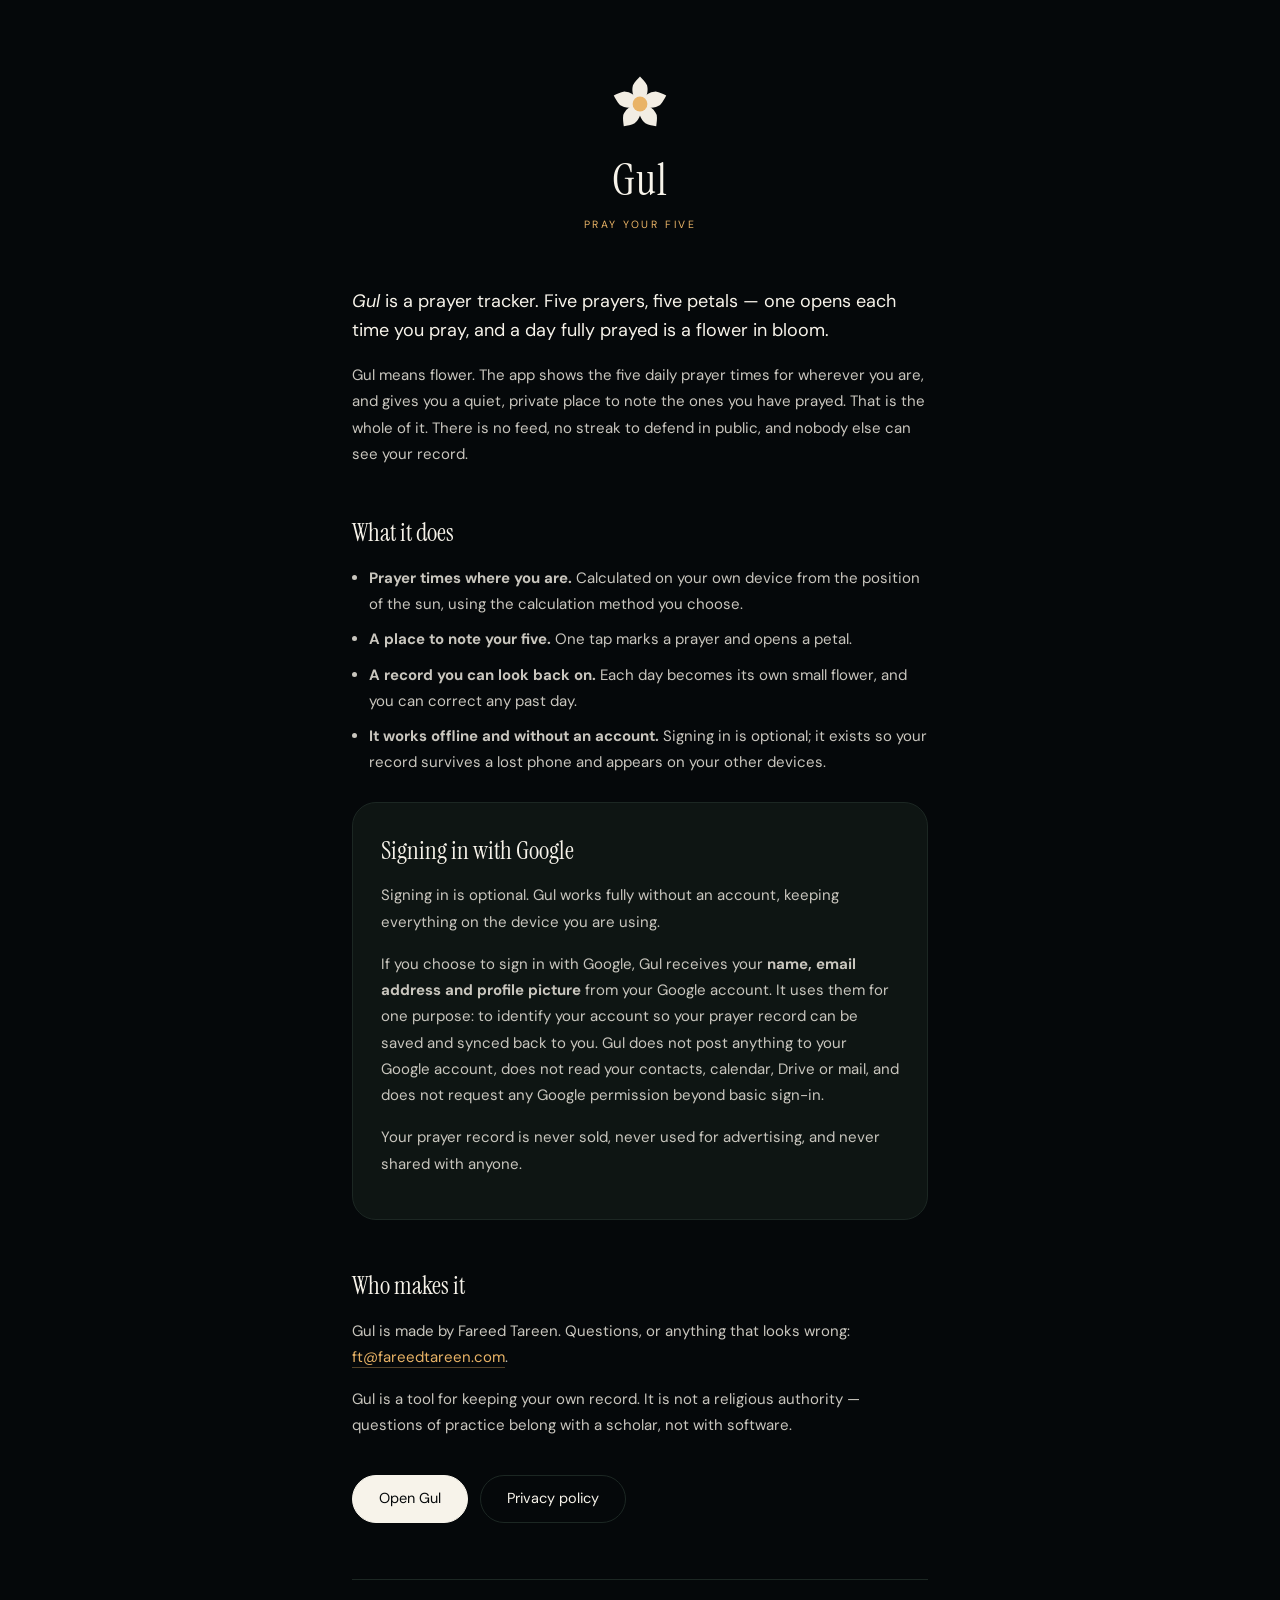
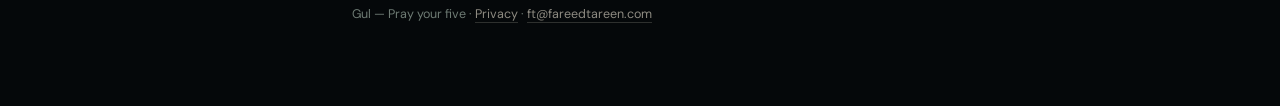
<file: about.html>
<!DOCTYPE html>
<html lang="en">
<head>
<meta charset="utf-8">
<meta name="viewport" content="width=device-width, initial-scale=1, viewport-fit=cover">
<title>Gul — Pray your five</title>
<meta name="description" content="Gul is a prayer tracker. Five prayers, five petals — one opens each time you pray. Prayer times where you are, and a private place to note your five.">
<meta name="theme-color" content="#05080A">
<link rel="icon" href="./favicon.svg" type="image/svg+xml">
<link rel="apple-touch-icon" href="./icons/apple-touch-icon.png">
<link rel="canonical" href="https://gul.fareedtareen.com/about">
<meta property="og:title" content="Gul — Pray your five">
<meta property="og:description" content="A prayer tracker. Five prayers, five petals — one opens each time you pray.">
<meta property="og:type" content="website">
<link rel="preconnect" href="https://fonts.googleapis.com">
<link rel="preconnect" href="https://fonts.gstatic.com" crossorigin>
<link rel="stylesheet" href="https://fonts.googleapis.com/css2?family=Instrument+Serif:ital@0;1&family=DM+Sans:opsz,wght@9..40,300;9..40,400;9..40,500&display=swap">
<style>
  /* Gul's own tokens, lifted verbatim from styles.css. This page is
     deliberately standalone — no app shell, no JavaScript, no sign-in gate.
     A reviewer with scripting off must still be able to read every word. */
  :root{
    --pn-page:#05080A; --pn-card:#0E1513; --pn-line:#1C2723;
    --pn-sun:#E9B366; --pn-dusk:#DE8B52; --pn-leaf:#7CD9A6;
    --pn-ink:#F7F3EA; --pn-ink-3:#C9C6BE; --pn-muted:#8E8B82; --pn-label:#6E7B74;
    --pn-display:'Instrument Serif',Georgia,serif; --pn-ui:'DM Sans',system-ui,sans-serif;
  }
  *{box-sizing:border-box}
  body{margin:0;background:var(--pn-page);color:var(--pn-ink-3);
       font-family:var(--pn-ui);font-size:15px;line-height:1.75;
       -webkit-font-smoothing:antialiased}
  .wrap{max-width:64ch;margin:0 auto;padding:clamp(40px,8vh,88px) clamp(20px,6vw,32px) 80px}
  header{text-align:center;margin-bottom:52px}
  header img{width:64px;height:64px;display:block;margin:0 auto 20px}
  h1{font-family:var(--pn-display);font-weight:400;font-size:44px;line-height:1.1;
     letter-spacing:.02em;color:var(--pn-ink);margin:0}
  .slogan{font-size:10.5px;letter-spacing:.24em;text-transform:uppercase;
          color:var(--pn-sun);margin-top:12px}
  h2{font-family:var(--pn-display);font-weight:400;font-size:25px;color:var(--pn-ink);
     margin:44px 0 10px}
  p{margin:0 0 16px}
  .lede{font-size:18px;line-height:1.65;color:var(--pn-ink)}
  em{color:var(--pn-ink);font-style:italic}
  ul{margin:0 0 16px;padding-left:1.15em}
  li{margin-bottom:9px}
  a{color:var(--pn-sun);text-decoration:none;border-bottom:1px solid rgba(233,179,102,.35)}
  a:hover{border-bottom-color:var(--pn-sun)}
  .card{background:var(--pn-card);border:1px solid var(--pn-line);border-radius:24px;
        padding:26px 28px;margin:26px 0}
  .card h2{margin-top:0}
  .cta{display:flex;gap:12px;flex-wrap:wrap;margin-top:36px}
  .cta a{display:inline-flex;align-items:center;min-height:48px;padding:0 26px;
         border-radius:999px;font-size:14.5px;border:1px solid var(--pn-line);
         color:var(--pn-ink);border-bottom-width:1px}
  .cta a.primary{background:var(--pn-ink);color:var(--pn-page);border-color:var(--pn-ink)}
  footer{margin-top:56px;padding-top:24px;border-top:1px solid var(--pn-line);
         font-size:12.5px;color:var(--pn-label)}
  footer a{color:var(--pn-muted);border-bottom-color:rgba(142,139,130,.3)}
</style>
</head>
<body>
<div class="wrap">

  <header>
    <img src="./gul-mark.svg" alt="The Gul mark: five petals around a sun" width="64" height="64">
    <h1>Gul</h1>
    <div class="slogan">Pray your five</div>
  </header>

  <p class="lede"><em>Gul</em> is a prayer tracker. Five prayers, five petals —
  one opens each time you pray, and a day fully prayed is a flower in bloom.</p>

  <p>Gul means flower. The app shows the five daily prayer times for wherever
  you are, and gives you a quiet, private place to note the ones you have
  prayed. That is the whole of it. There is no feed, no streak to defend in
  public, and nobody else can see your record.</p>

  <h2>What it does</h2>
  <ul>
    <li><strong>Prayer times where you are.</strong> Calculated on your own
      device from the position of the sun, using the calculation method you
      choose.</li>
    <li><strong>A place to note your five.</strong> One tap marks a prayer and
      opens a petal.</li>
    <li><strong>A record you can look back on.</strong> Each day becomes its own
      small flower, and you can correct any past day.</li>
    <li><strong>It works offline and without an account.</strong> Signing in is
      optional; it exists so your record survives a lost phone and appears on
      your other devices.</li>
  </ul>

  <div class="card">
    <h2>Signing in with Google</h2>
    <p>Signing in is optional. Gul works fully without an account, keeping
    everything on the device you are using.</p>
    <p>If you choose to sign in with Google, Gul receives your
    <strong>name, email address and profile picture</strong> from your Google
    account. It uses them for one purpose: to identify your account so your
    prayer record can be saved and synced back to you. Gul does not post
    anything to your Google account, does not read your contacts, calendar,
    Drive or mail, and does not request any Google permission beyond basic
    sign-in.</p>
    <p>Your prayer record is never sold, never used for advertising, and never
    shared with anyone.</p>
  </div>

  <h2>Who makes it</h2>
  <p>Gul is made by Fareed Tareen. Questions, or anything that looks wrong:
  <a href="mailto:ft@fareedtareen.com">ft@fareedtareen.com</a>.</p>

  <p>Gul is a tool for keeping your own record. It is not a religious
  authority — questions of practice belong with a scholar, not with software.</p>

  <div class="cta">
    <a class="primary" href="./">Open Gul</a>
    <a href="./privacy">Privacy policy</a>
  </div>

  <footer>
    Gul — Pray your five ·
    <a href="./privacy">Privacy</a> ·
    <a href="mailto:ft@fareedtareen.com">ft@fareedtareen.com</a>
  </footer>

</div>
</body>
</html>
</file>
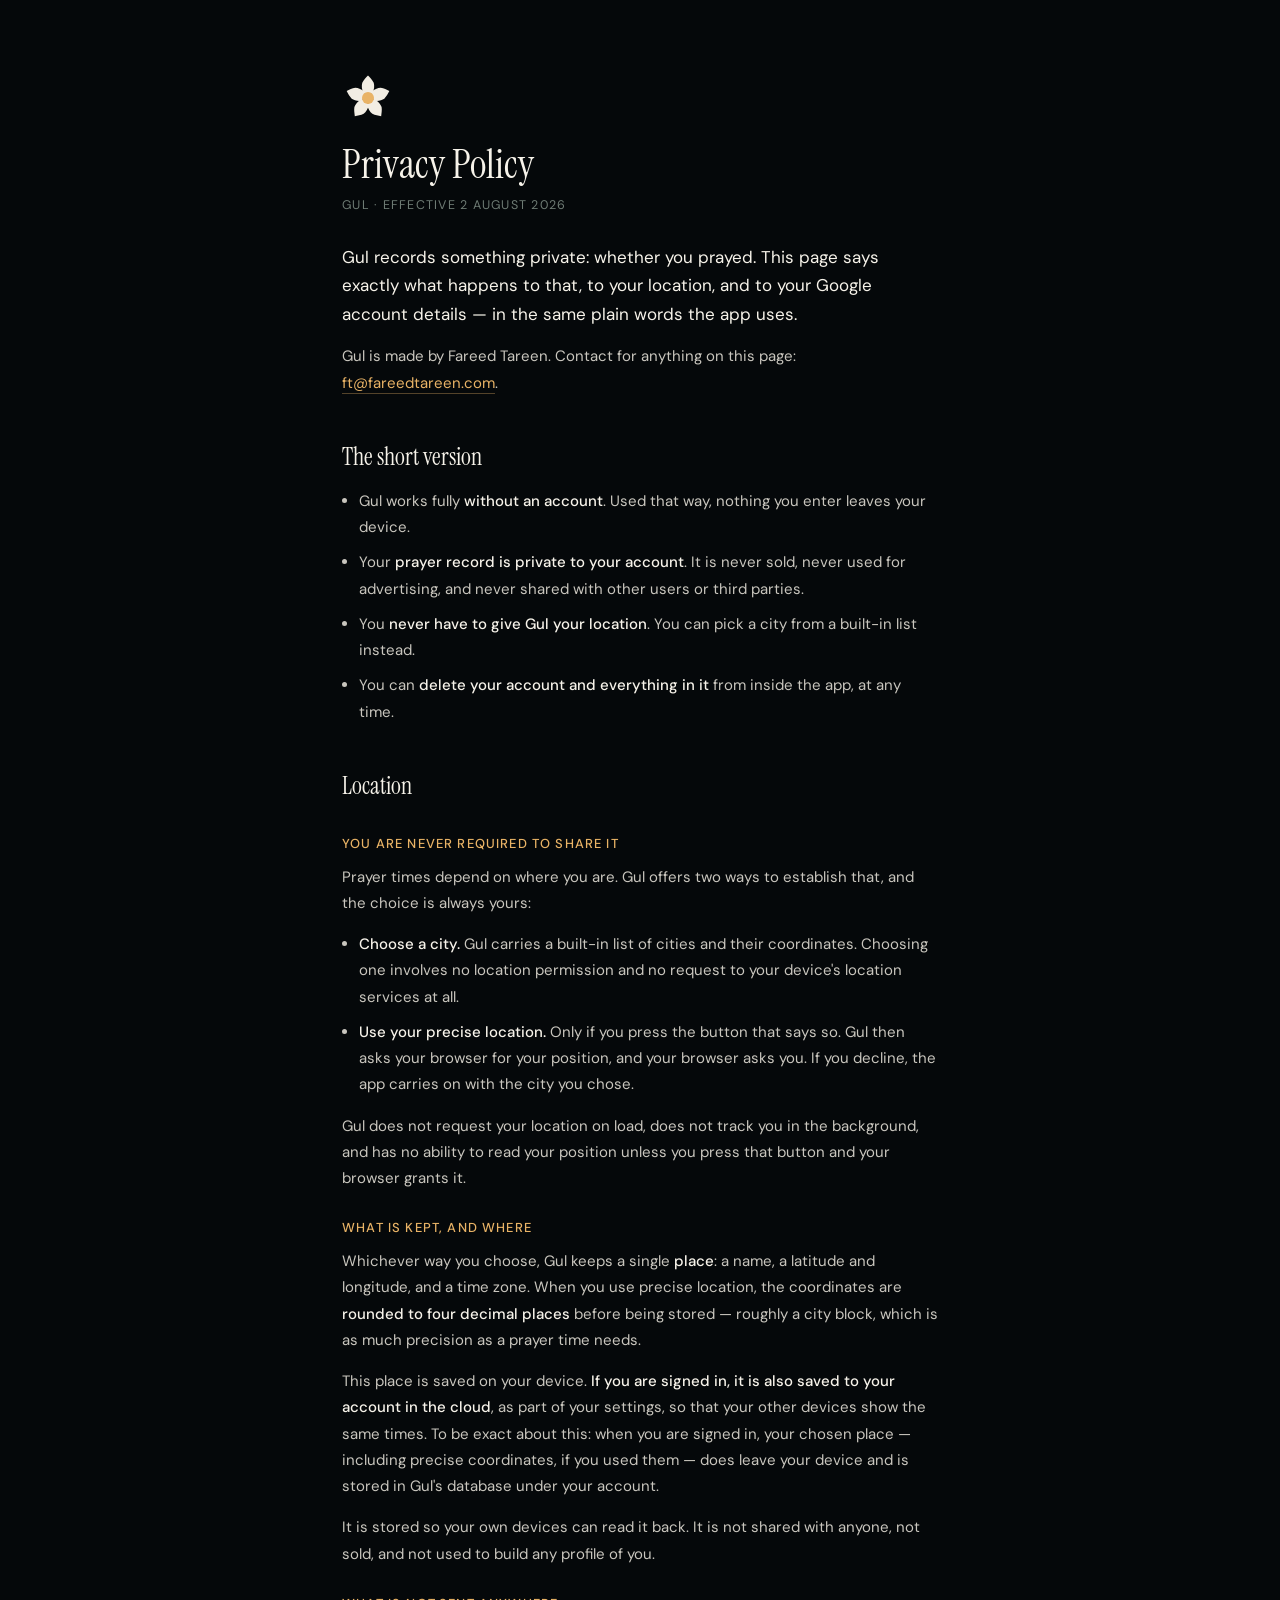
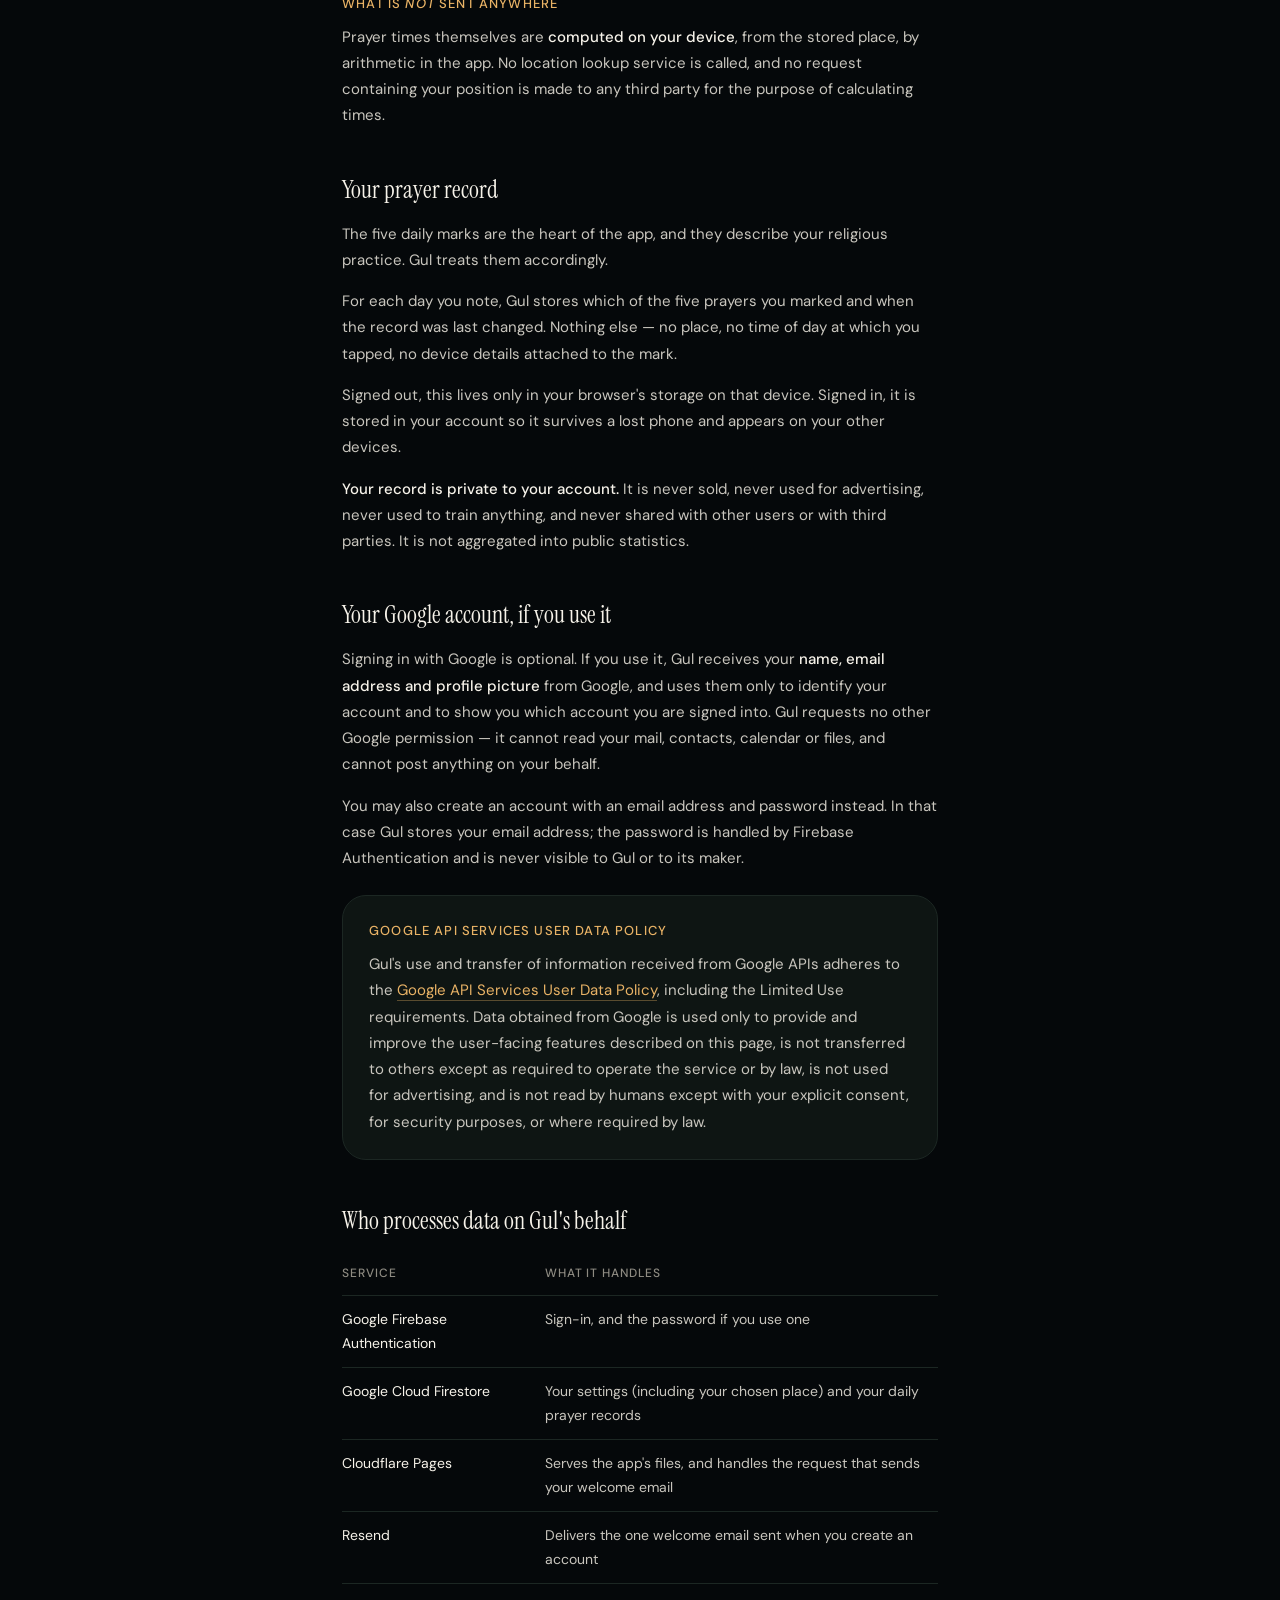
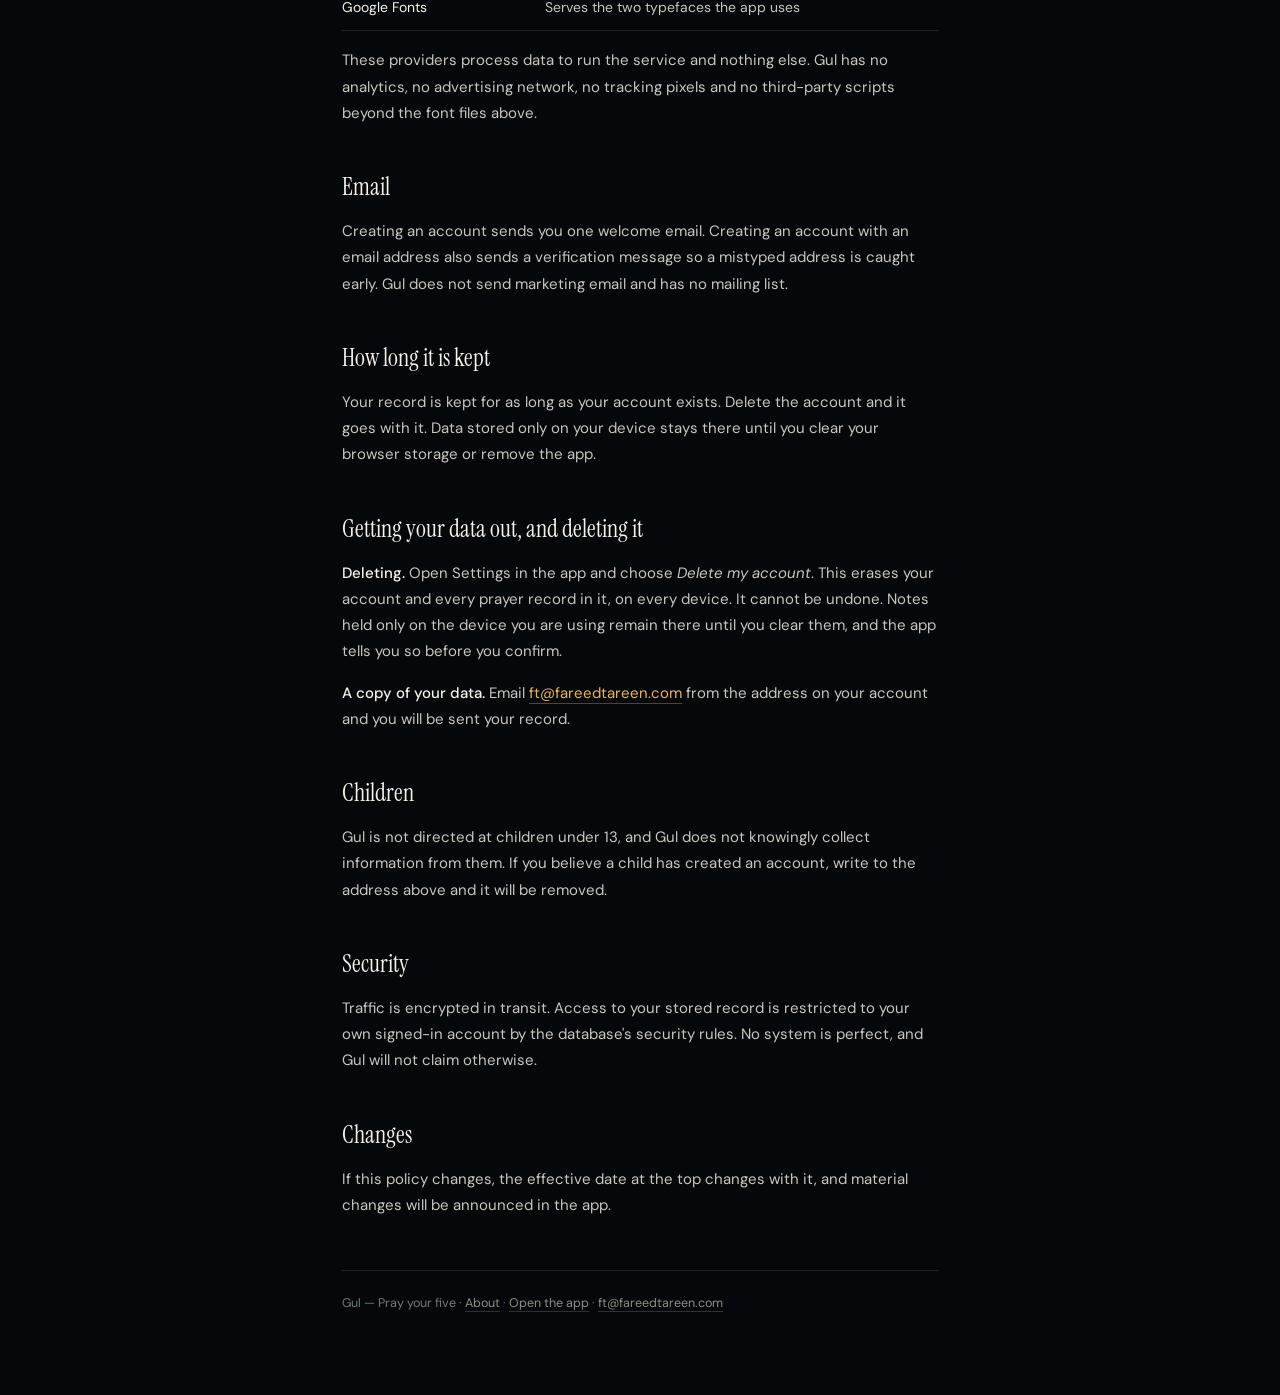
<file: privacy.html>
<!DOCTYPE html>
<html lang="en">
<head>
<meta charset="utf-8">
<meta name="viewport" content="width=device-width, initial-scale=1, viewport-fit=cover">
<title>Privacy Policy — Gul</title>
<meta name="description" content="How Gul handles your location, your prayer record and your Google account data.">
<meta name="theme-color" content="#05080A">
<link rel="icon" href="./favicon.svg" type="image/svg+xml">
<link rel="canonical" href="https://gul.fareedtareen.com/privacy">
<link rel="preconnect" href="https://fonts.googleapis.com">
<link rel="preconnect" href="https://fonts.gstatic.com" crossorigin>
<link rel="stylesheet" href="https://fonts.googleapis.com/css2?family=Instrument+Serif:ital@0;1&family=DM+Sans:opsz,wght@9..40,300;9..40,400;9..40,500&display=swap">
<style>
  :root{
    --pn-page:#05080A; --pn-card:#0E1513; --pn-line:#1C2723;
    --pn-sun:#E9B366; --pn-ink:#F7F3EA; --pn-ink-3:#C9C6BE;
    --pn-muted:#8E8B82; --pn-label:#6E7B74;
    --pn-display:'Instrument Serif',Georgia,serif; --pn-ui:'DM Sans',system-ui,sans-serif;
  }
  *{box-sizing:border-box}
  body{margin:0;background:var(--pn-page);color:var(--pn-ink-3);
       font-family:var(--pn-ui);font-size:15px;line-height:1.75;
       -webkit-font-smoothing:antialiased}
  .wrap{max-width:66ch;margin:0 auto;padding:clamp(40px,8vh,80px) clamp(20px,6vw,32px) 80px}
  header{margin-bottom:14px}
  header img{width:52px;height:52px;display:block;margin-bottom:18px}
  h1{font-family:var(--pn-display);font-weight:400;font-size:40px;line-height:1.12;
     color:var(--pn-ink);margin:0 0 8px}
  .eff{font-size:12.5px;letter-spacing:.1em;text-transform:uppercase;color:var(--pn-label)}
  h2{font-family:var(--pn-display);font-weight:400;font-size:24px;color:var(--pn-ink);
     margin:40px 0 10px}
  h3{font-size:13px;letter-spacing:.09em;text-transform:uppercase;color:var(--pn-sun);
     margin:26px 0 8px;font-weight:500}
  p{margin:0 0 15px}
  .lede{font-size:17px;line-height:1.68;color:var(--pn-ink);margin-top:26px}
  ul{margin:0 0 15px;padding-left:1.15em}
  li{margin-bottom:9px}
  strong{color:var(--pn-ink);font-weight:500}
  a{color:var(--pn-sun);text-decoration:none;border-bottom:1px solid rgba(233,179,102,.35)}
  a:hover{border-bottom-color:var(--pn-sun)}
  .card{background:var(--pn-card);border:1px solid var(--pn-line);border-radius:24px;
        padding:24px 26px;margin:24px 0}
  .card h2,.card h3{margin-top:0}
  table{width:100%;border-collapse:collapse;margin:0 0 16px;font-size:14px}
  th,td{text-align:left;padding:11px 0;border-bottom:1px solid var(--pn-line);
        vertical-align:top}
  th{color:var(--pn-muted);font-weight:500;font-size:12px;letter-spacing:.08em;
     text-transform:uppercase}
  td:first-child{width:34%;color:var(--pn-ink);padding-right:16px}
  footer{margin-top:52px;padding-top:22px;border-top:1px solid var(--pn-line);
         font-size:12.5px;color:var(--pn-label)}
  footer a{color:var(--pn-muted);border-bottom-color:rgba(142,139,130,.3)}
</style>
</head>
<body>
<div class="wrap">

  <header>
    <img src="./gul-mark.svg" alt="" width="52" height="52">
    <h1>Privacy Policy</h1>
    <div class="eff">Gul · Effective 2 August 2026</div>
  </header>

  <p class="lede">Gul records something private: whether you prayed. This page
  says exactly what happens to that, to your location, and to your Google
  account details — in the same plain words the app uses.</p>

  <p>Gul is made by Fareed Tareen. Contact for anything on this page:
  <a href="mailto:ft@fareedtareen.com">ft@fareedtareen.com</a>.</p>

  <h2>The short version</h2>
  <ul>
    <li>Gul works fully <strong>without an account</strong>. Used that way,
      nothing you enter leaves your device.</li>
    <li>Your <strong>prayer record is private to your account</strong>. It is
      never sold, never used for advertising, and never shared with other
      users or third parties.</li>
    <li>You <strong>never have to give Gul your location</strong>. You can pick
      a city from a built-in list instead.</li>
    <li>You can <strong>delete your account and everything in it</strong> from
      inside the app, at any time.</li>
  </ul>

  <h2>Location</h2>

  <h3>You are never required to share it</h3>
  <p>Prayer times depend on where you are. Gul offers two ways to establish
  that, and the choice is always yours:</p>
  <ul>
    <li><strong>Choose a city.</strong> Gul carries a built-in list of cities
      and their coordinates. Choosing one involves no location permission and
      no request to your device's location services at all.</li>
    <li><strong>Use your precise location.</strong> Only if you press the
      button that says so. Gul then asks your browser for your position, and
      your browser asks you. If you decline, the app carries on with the city
      you chose.</li>
  </ul>
  <p>Gul does not request your location on load, does not track you in the
  background, and has no ability to read your position unless you press that
  button and your browser grants it.</p>

  <h3>What is kept, and where</h3>
  <p>Whichever way you choose, Gul keeps a single <strong>place</strong>: a
  name, a latitude and longitude, and a time zone. When you use precise
  location, the coordinates are <strong>rounded to four decimal places</strong>
  before being stored — roughly a city block, which is as much precision as a
  prayer time needs.</p>
  <p>This place is saved on your device. <strong>If you are signed in, it is
  also saved to your account in the cloud</strong>, as part of your settings,
  so that your other devices show the same times. To be exact about this: when
  you are signed in, your chosen place — including precise coordinates, if you
  used them — does leave your device and is stored in Gul's database under your
  account.</p>
  <p>It is stored so your own devices can read it back. It is not shared with
  anyone, not sold, and not used to build any profile of you.</p>

  <h3>What is <em>not</em> sent anywhere</h3>
  <p>Prayer times themselves are <strong>computed on your device</strong>, from
  the stored place, by arithmetic in the app. No location lookup service is
  called, and no request containing your position is made to any third party
  for the purpose of calculating times.</p>

  <h2>Your prayer record</h2>
  <p>The five daily marks are the heart of the app, and they describe your
  religious practice. Gul treats them accordingly.</p>
  <p>For each day you note, Gul stores which of the five prayers you marked and
  when the record was last changed. Nothing else — no place, no time of day at
  which you tapped, no device details attached to the mark.</p>
  <p>Signed out, this lives only in your browser's storage on that device.
  Signed in, it is stored in your account so it survives a lost phone and
  appears on your other devices.</p>
  <p><strong>Your record is private to your account.</strong> It is never sold,
  never used for advertising, never used to train anything, and never shared
  with other users or with third parties. It is not aggregated into public
  statistics.</p>

  <h2>Your Google account, if you use it</h2>
  <p>Signing in with Google is optional. If you use it, Gul receives your
  <strong>name, email address and profile picture</strong> from Google, and
  uses them only to identify your account and to show you which account you are
  signed into. Gul requests no other Google permission — it cannot read your
  mail, contacts, calendar or files, and cannot post anything on your behalf.</p>
  <p>You may also create an account with an email address and password instead.
  In that case Gul stores your email address; the password is handled by
  Firebase Authentication and is never visible to Gul or to its maker.</p>

  <div class="card">
    <h3>Google API Services User Data Policy</h3>
    <p style="margin-bottom:0">Gul's use and transfer of information received
    from Google APIs adheres to the
    <a href="https://developers.google.com/terms/api-services-user-data-policy" rel="noopener">Google
    API Services User Data Policy</a>, including the Limited Use requirements.
    Data obtained from Google is used only to provide and improve the
    user-facing features described on this page, is not transferred to others
    except as required to operate the service or by law, is not used for
    advertising, and is not read by humans except with your explicit consent,
    for security purposes, or where required by law.</p>
  </div>

  <h2>Who processes data on Gul's behalf</h2>
  <table>
    <tr><th>Service</th><th>What it handles</th></tr>
    <tr><td>Google Firebase Authentication</td>
        <td>Sign-in, and the password if you use one</td></tr>
    <tr><td>Google Cloud Firestore</td>
        <td>Your settings (including your chosen place) and your daily prayer records</td></tr>
    <tr><td>Cloudflare Pages</td>
        <td>Serves the app's files, and handles the request that sends your welcome email</td></tr>
    <tr><td>Resend</td>
        <td>Delivers the one welcome email sent when you create an account</td></tr>
    <tr><td>Google Fonts</td>
        <td>Serves the two typefaces the app uses</td></tr>
  </table>
  <p>These providers process data to run the service and nothing else. Gul has
  no analytics, no advertising network, no tracking pixels and no third-party
  scripts beyond the font files above.</p>

  <h2>Email</h2>
  <p>Creating an account sends you one welcome email. Creating an account with
  an email address also sends a verification message so a mistyped address is
  caught early. Gul does not send marketing email and has no mailing list.</p>

  <h2>How long it is kept</h2>
  <p>Your record is kept for as long as your account exists. Delete the account
  and it goes with it. Data stored only on your device stays there until you
  clear your browser storage or remove the app.</p>

  <h2>Getting your data out, and deleting it</h2>
  <p><strong>Deleting.</strong> Open Settings in the app and choose
  <em>Delete my account</em>. This erases your account and every prayer record
  in it, on every device. It cannot be undone. Notes held only on the device
  you are using remain there until you clear them, and the app tells you so
  before you confirm.</p>
  <p><strong>A copy of your data.</strong> Email
  <a href="mailto:ft@fareedtareen.com">ft@fareedtareen.com</a> from the address
  on your account and you will be sent your record.</p>

  <h2>Children</h2>
  <p>Gul is not directed at children under 13, and Gul does not knowingly
  collect information from them. If you believe a child has created an account,
  write to the address above and it will be removed.</p>

  <h2>Security</h2>
  <p>Traffic is encrypted in transit. Access to your stored record is
  restricted to your own signed-in account by the database's security rules. No
  system is perfect, and Gul will not claim otherwise.</p>

  <h2>Changes</h2>
  <p>If this policy changes, the effective date at the top changes with it, and
  material changes will be announced in the app.</p>

  <footer>
    Gul — Pray your five ·
    <a href="./about">About</a> ·
    <a href="./">Open the app</a> ·
    <a href="mailto:ft@fareedtareen.com">ft@fareedtareen.com</a>
  </footer>

</div>
</body>
</html>
</file>
